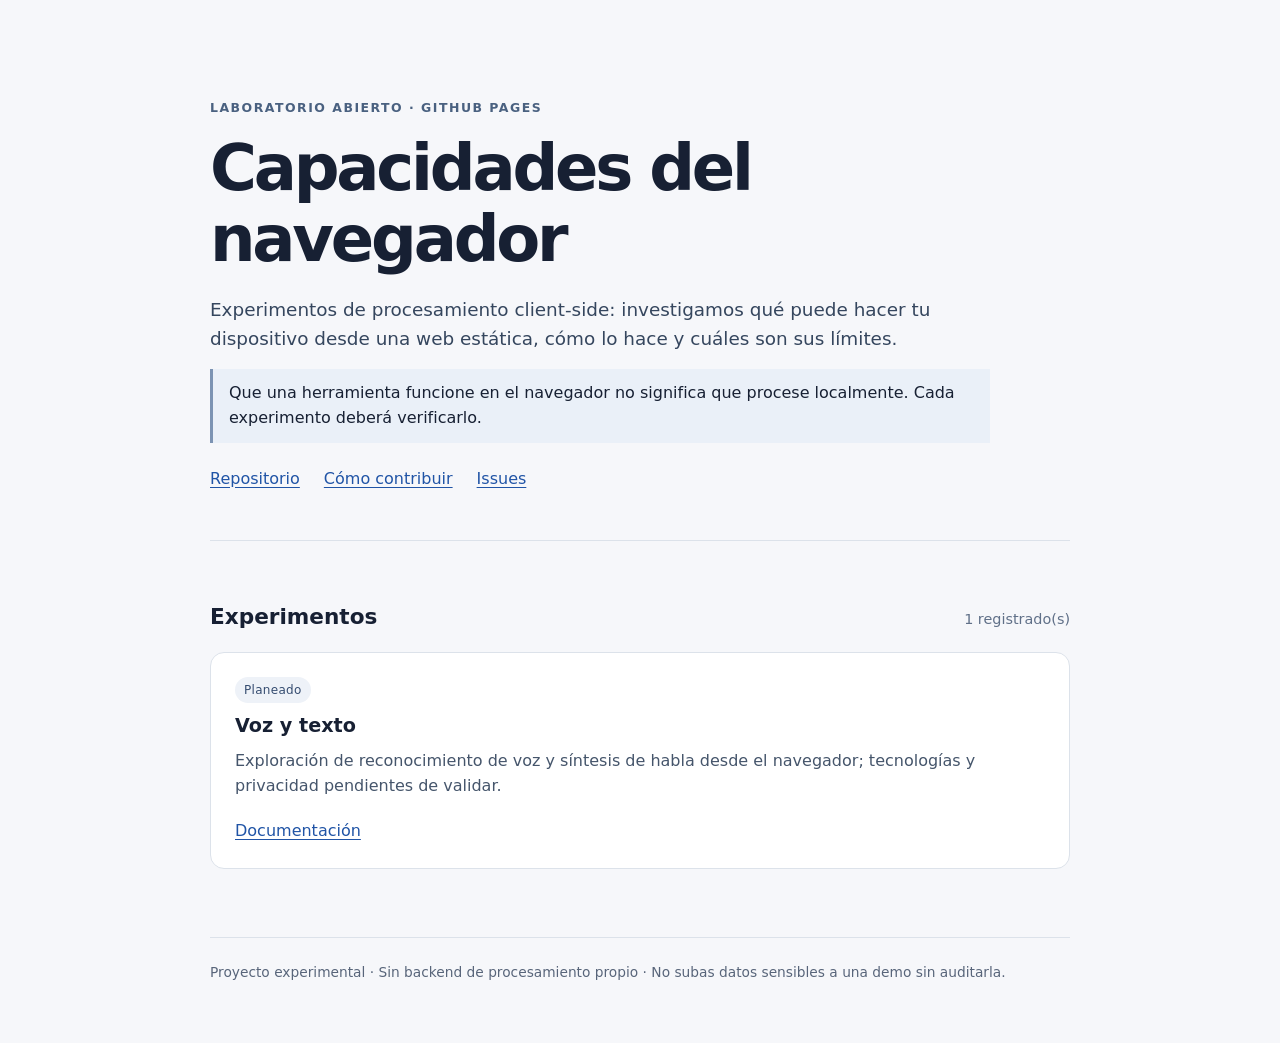
<file: index.html>
<!doctype html>
<html lang="es">
<head>
  <meta charset="utf-8">
  <meta name="viewport" content="width=device-width, initial-scale=1">
  <meta name="description" content="Laboratorio de experimentos de procesamiento client-side en navegadores, sin backend propio.">
  <title>Laboratorio · Client-side processing</title>
  <link rel="stylesheet" href="./styles.css">
  <script src="./app.js" defer></script>
</head>
<body>
  <main class="container">
    <header>
      <p class="eyebrow">Laboratorio abierto · GitHub Pages</p>
      <h1>Capacidades del navegador</h1>
      <p class="lead">Experimentos de procesamiento client-side: investigamos qué puede hacer tu dispositivo desde una web estática, cómo lo hace y cuáles son sus límites.</p>
      <p class="note">Que una herramienta funcione en el navegador no significa que procese localmente. Cada experimento deberá verificarlo.</p>
      <nav aria-label="Recursos"><a href="https://github.com/fran1599/laboratorio-client-side-processing">Repositorio</a><a href="https://github.com/fran1599/laboratorio-client-side-processing/blob/main/docs/CONTRIBUTING.md">Cómo contribuir</a><a href="https://github.com/fran1599/laboratorio-client-side-processing/issues">Issues</a></nav>
    </header>
    <section aria-labelledby="catalogo">
      <div class="section-heading"><h2 id="catalogo">Experimentos</h2><span id="count" aria-live="polite"></span></div>
      <div id="experiments" class="cards" aria-live="polite"><p>Cargando catálogo…</p></div>
    </section>
    <footer>Proyecto experimental · Sin backend de procesamiento propio · No subas datos sensibles a una demo sin auditarla.</footer>
  </main>
</body>
</html>
</file>
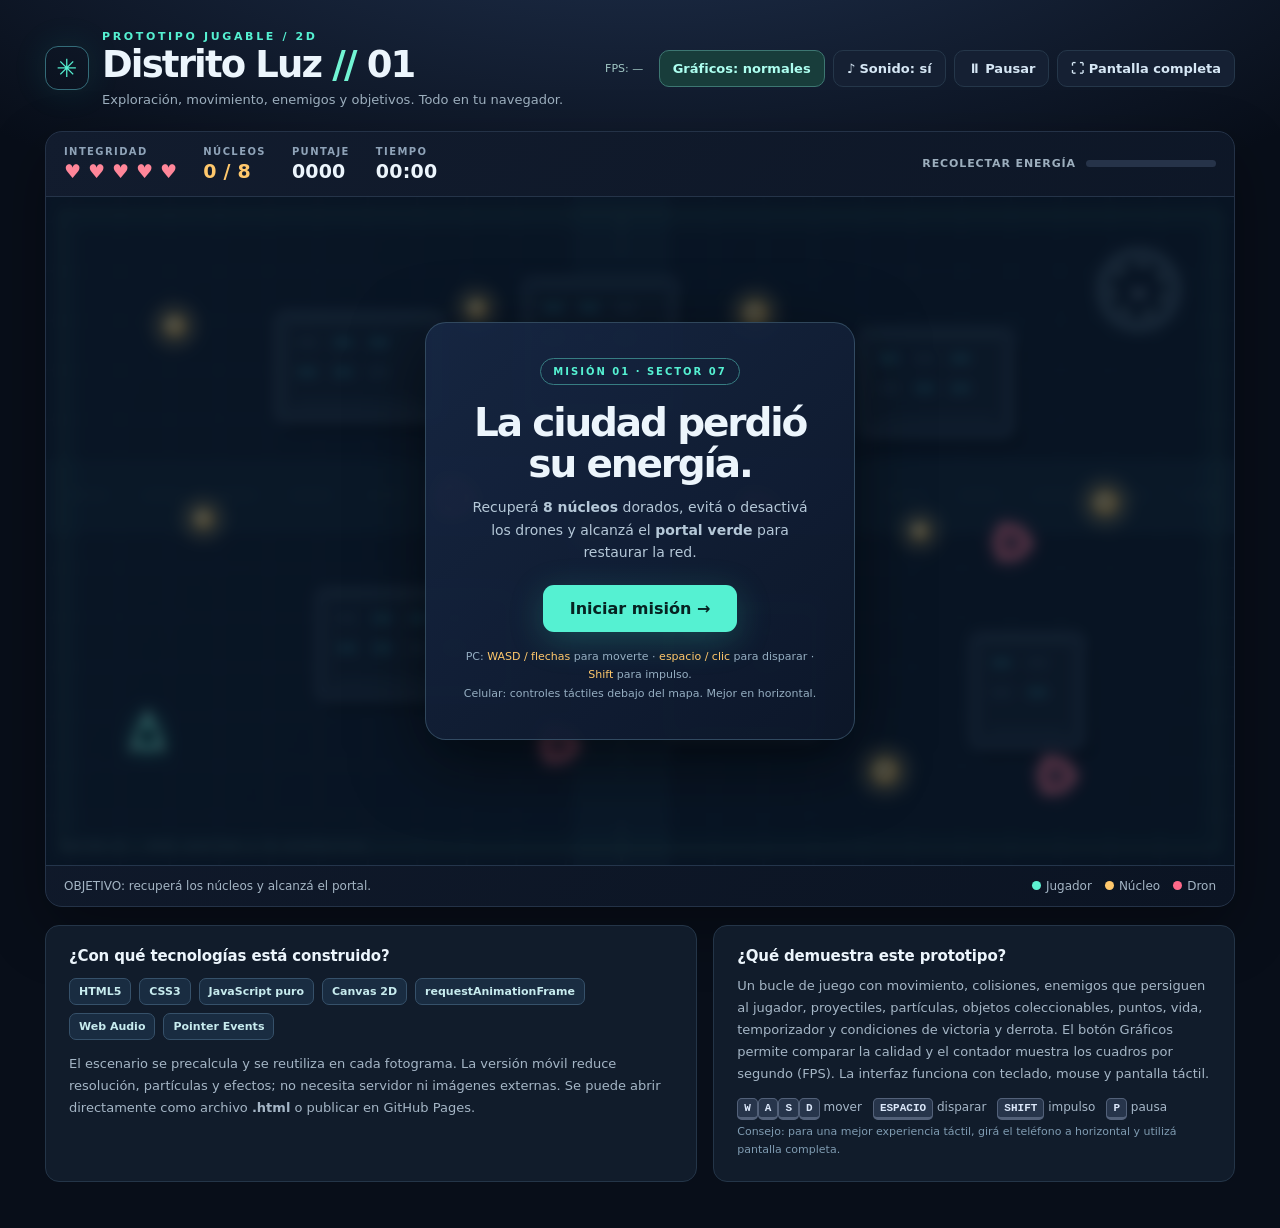
<file: experiments/distrito-luz/index.html>
<!doctype html>
<html lang="es">
<head>
  <meta charset="utf-8">
  <meta name="viewport" content="width=device-width, initial-scale=1, viewport-fit=cover">
  <meta name="theme-color" content="#0b111f">
  <meta name="version" content="2.0-movil-optimizada">
  <meta name="description" content="Distrito Luz: un minijuego 2D gratuito, sin librerías ni instalaciones. HTML, CSS y JavaScript Canvas.">
  <title>Distrito Luz · Versión 2 móvil optimizada</title>
  <style>
    :root { color-scheme:dark; --bg:#080e19; --surface:#111b2b; --surface2:#152238; --line:#25374a; --text:#ecf5fc; --muted:#9caebd; --aqua:#55f1d2; --blue:#78a5ff; --gold:#ffc86c; --red:#ff718f; font-family: system-ui, -apple-system, "Segoe UI", sans-serif; }
    *{box-sizing:border-box} body{margin:0;min-height:100dvh;background:radial-gradient(ellipse 90% 45% at 50% -15%,#233656 0,transparent 80%),var(--bg);color:var(--text)}
    button{font:inherit;cursor:pointer} button:focus-visible{outline:3px solid var(--aqua);outline-offset:3px}
    .page{width:min(1190px,100% - 36px);margin:0 auto;padding:30px 0 46px}
    .header{display:flex;align-items:center;justify-content:space-between;gap:20px;margin-bottom:24px;flex-wrap:wrap}
    .brand{display:flex;gap:13px;align-items:center}.symbol{height:44px;width:44px;display:grid;place-items:center;border:1px solid #346c79;border-radius:13px;color:var(--aqua);box-shadow:0 0 36px #24d8c21c; font-size:25px;font-weight:800}
    .eyebrow{font-size:11px;letter-spacing:.24em;color:var(--aqua);font-weight:800;text-transform:uppercase}.title{font-size:clamp(24px,3vw,37px);font-weight:840;letter-spacing:-.05em;line-height:1.05;margin:3px 0 0}.sub{font-size:13px;color:var(--muted);margin:7px 0 0}
    .header-right{display:flex;gap:8px;align-items:center;flex-wrap:wrap}.fps-indicator{font-size:11px;font-variant-numeric:tabular-nums;color:#a1c7c4;min-width:53px;text-align:center} .quality-button{border-color:#3d7772!important;background:#183d3b!important;color:#adfff0!important}.tiny-button{border:1px solid var(--line);background:#152033;color:#d6e7f5;border-radius:10px;padding:10px 13px;font-size:13px;font-weight:650}.tiny-button:hover{background:#20334c}
    .panel{border:1px solid #243247;border-radius:17px;background:linear-gradient(135deg,#121c2e,#0b1423);overflow:hidden;box-shadow:0 22px 60px #0005}
    .hud{display:flex;align-items:center;gap:18px;justify-content:space-between;padding:14px 18px;flex-wrap:wrap;border-bottom:1px solid #253449}
    .hud-main{display:flex;gap:26px;align-items:center;flex-wrap:wrap}.metric .m-label{display:block;color:#8fa3b8;font-size:10px;text-transform:uppercase;letter-spacing:.14em;font-weight:800}.metric .m-value{display:block;margin-top:3px;font-size:19px;font-weight:800;letter-spacing:.01em;font-variant-numeric:tabular-nums}
    .health{color:#ff8699;letter-spacing:2px}.energy{color:var(--gold)}.hud-right{display:flex;align-items:center;gap:10px;font-size:11px;color:var(--muted);font-weight:750;text-transform:uppercase;letter-spacing:.08em}
    .progress{height:7px;width:130px;border-radius:100px;background:#263349;overflow:hidden}.progress>i{display:block;height:100%;width:0;background:linear-gradient(90deg,#45dac7,#d2ffe8);border-radius:100px;transition:width .2s}
    .stage{position:relative;aspect-ratio:16/9;overflow:hidden;background:#0c1a2a;touch-action:none;isolation:isolate}.stage canvas{display:block;width:100%;height:100%;touch-action:none}
    .corner-tag{position:absolute;bottom:13px;left:16px;pointer-events:none;color:#a5bed38c;font:10px ui-monospace,monospace;letter-spacing:.12em}
    .overlay{position:absolute;inset:0;z-index:4;display:grid;place-items:center;background:#071221b8;backdrop-filter:blur(6px);padding:15px}.overlay.hidden{display:none}
    .dialog{text-align:center;background:linear-gradient(140deg,#172844ef,#0d182aef);border:1px solid #446277a3;border-radius:21px;padding:clamp(20px,4vw,35px);width:min(430px,100%);box-shadow:0 20px 70px #0008}
    .dialog .badge{display:inline-block;font-size:10px;letter-spacing:.2em;text-transform:uppercase;color:var(--aqua);border:1px solid #377d82;border-radius:100px;padding:7px 12px;font-weight:800}
    .dialog h2{font-size:clamp(26px,3.4vw,39px);line-height:1.04;letter-spacing:-.055em;margin:18px 0 12px}.dialog p{font-size:14px;line-height:1.6;color:#b5c8d8;margin:0 auto 21px;max-width:340px}
    .primary{display:inline-flex;align-items:center;justify-content:center;border:0;background:var(--aqua);color:#062322;font-weight:850;border-radius:11px;padding:14px 27px;min-height:47px;box-shadow:0 8px 35px #38e9c337}.primary:hover{background:#abffe9}
    .dialog-small{display:block;margin-top:16px;color:#95aec2;font-size:11px;line-height:1.7}.hint{color:var(--gold)}
    .toast{position:absolute;top:17px;left:50%;transform:translateX(-50%);background:#11283cdd;color:#d7fff4;border:1px solid #4c9b9b;border-radius:10px;padding:8px 13px;max-width:calc(100% - 30px);font-size:12px;font-weight:750;pointer-events:none;opacity:0;transition:opacity .15s;white-space:nowrap;z-index:3}.toast.visible{opacity:1}
    .game-footer{display:flex;gap:18px;justify-content:space-between;flex-wrap:wrap;align-items:center;padding:13px 18px;border-top:1px solid #24354b;color:#a4b5c4;font-size:12px}
    .legend{display:flex;align-items:center;gap:13px;flex-wrap:wrap}.dot{width:9px;height:9px;display:inline-block;border-radius:50%;margin-right:5px}.m-turquoise{background:#5df2d2}.m-gold{background:#ffc86c}.m-pink{background:#ff6989}
    .controls{display:none;gap:16px;justify-content:space-between;align-items:center;margin-top:14px;padding:0 5px;touch-action:none;user-select:none}.pad{position:relative;border:1px solid #2e495c;background:radial-gradient(circle,#21374c 0,#132438 70%);width:134px;height:134px;border-radius:50%;touch-action:none;flex-shrink:0;box-shadow:inset 0 0 25px #0005}.pad::after{content:"MOVER";position:absolute;top:-15px;left:39px;color:#94aec0;font-size:9px;letter-spacing:.12em;font-weight:800}
    .stick{position:absolute;top:42px;left:42px;width:50px;height:50px;border-radius:50%;background:#49b7ba;border:2px solid #80ffed;box-shadow:0 0 25px #45ddce44;pointer-events:none;transform:translate(0,0)}
    .actions{display:flex;gap:10px;align-items:center}.action{border:1px solid #63b9b6;background:#184349; color:#dcfff7;min-width:82px;min-height:82px;border-radius:50%;font-size:12px;font-weight:850;touch-action:none;user-select:none;box-shadow:0 0 28px #2ed5bf15}.action.secondary{width:69px;min-width:69px;min-height:69px;background:#2c2e48;border-color:#7775c8;color:#e7dfff;font-size:11px}.action.pressed{transform:scale(.95);filter:brightness(1.3)}
    .section{display:grid;grid-template-columns:1.25fr 1fr;gap:16px;margin-top:18px}.info{background:#111c2b;border:1px solid #243548;border-radius:14px;padding:21px 23px}.info h3{margin:0 0 10px;font-size:15px;letter-spacing:-.01em}.info p{color:#a5b6c6;font-size:13px;line-height:1.7;margin:0}.stack{display:flex;flex-wrap:wrap;gap:8px;margin:13px 0}.chip{border:1px solid #36516a;background:#192c41;border-radius:7px;padding:6px 9px;color:#c7ebee;font-size:11px;font-weight:750}
    kbd{font:650 11px ui-monospace,monospace;border:1px solid #536179;background:#27354b;border-bottom-width:3px;border-radius:5px;padding:3px 6px;color:#dce8fa;white-space:nowrap}.keys{display:flex;flex-wrap:wrap;gap:11px;color:#a6b7c8;font-size:12px;align-items:center}.keys span{white-space:nowrap}
    .note{color:#7f9bb1!important;font-size:11px!important;margin-top:9px!important}
    #gameShell:fullscreen{background:#081320;display:flex;flex-direction:column;align-items:center;justify-content:center;padding:6px 10px;position:relative;overflow:hidden}
    #gameShell:fullscreen .panel{width:min(100%,calc((100dvh - 125px)*16/9))}
    #gameShell:fullscreen .controls{position:absolute;left:3vw;right:3vw;bottom:2vh;z-index:7;display:flex;pointer-events:none}
    #gameShell:fullscreen .pad,#gameShell:fullscreen .actions{pointer-events:auto}
    @media(max-width:720px){.controls{display:flex}.page{width:calc(100% - 20px);padding-top:15px}.header{margin-bottom:15px}.header-right{width:100%;justify-content:flex-end}.sub{font-size:12px}.hud{padding:10px 12px;gap:9px}.hud-main{gap:16px}.metric .m-value{font-size:16px}.hud-right{font-size:9px}.progress{width:75px}.section{grid-template-columns:1fr}.dialog{padding:18px}.dialog h2{margin:12px 0;font-size:25px}.dialog p{font-size:12px;margin-bottom:14px}.dialog-small{font-size:10px;margin-top:12px}.corner-tag{display:none}.game-footer{padding:10px 12px;font-size:10px}.legend{gap:10px}}
    @media(pointer:coarse){.controls{display:flex}.overlay{backdrop-filter:none}.dialog{box-shadow:0 6px 24px #0009}.panel{box-shadow:none}}
    @media(max-width:480px) and (orientation:portrait){.stage{aspect-ratio:16/10}.dialog{max-width:320px}.overlay{padding:8px}.dialog .badge{font-size:9px;padding:4px 9px}.dialog h2{font-size:22px;margin:7px 0}.dialog p{font-size:11px;line-height:1.35;margin-bottom:9px}.dialog-small{display:none}.primary{padding:10px 20px;min-height:38px;font-size:12px}.pad{height:118px;width:118px}.stick{top:37px;left:37px;width:44px;height:44px}.action{min-width:75px;min-height:75px}.action.secondary{min-width:65px;min-height:65px}}
    @media(prefers-reduced-motion:reduce){.progress>i,.toast{transition:none}}
  </style>
</head>
<body>
<main class="page">
  <header class="header">
    <div class="brand"><div class="symbol" aria-hidden="true">✳</div><div><div class="eyebrow">Prototipo jugable / 2D</div><h1 class="title">Distrito Luz <span style="color:#72f5d4">//</span> 01</h1><p class="sub">Exploración, movimiento, enemigos y objetivos. Todo en tu navegador.</p></div></div>
    <div class="header-right"><span id="fpsText" class="fps-indicator" aria-live="off">FPS: —</span><button id="qualityBtn" class="tiny-button quality-button" type="button" title="Cambiar rendimiento">Gráficos: ligeros</button><button id="soundBtn" class="tiny-button" type="button" aria-label="Activar o desactivar sonido">♪ Sonido: sí</button><button id="pauseBtn" class="tiny-button" type="button">⏸ Pausar</button><button id="fullBtn" class="tiny-button" type="button">⛶ Pantalla completa</button></div>
  </header>
  <div id="gameShell" class="game-shell">
  <section class="panel" aria-label="Videojuego Distrito Luz">
    <div class="hud">
      <div class="hud-main">
        <div class="metric"><span class="m-label">Integridad</span><span id="healthText" class="m-value health" aria-live="polite">♥ ♥ ♥ ♥ ♥</span></div>
        <div class="metric"><span class="m-label">Núcleos</span><span id="coresText" class="m-value energy">0 / 8</span></div>
        <div class="metric"><span class="m-label">Puntaje</span><span id="scoreText" class="m-value">0000</span></div>
        <div class="metric"><span class="m-label">Tiempo</span><span id="timeText" class="m-value">00:00</span></div>
      </div>
      <div class="hud-right"><span id="missionText">RECOLECTAR ENERGÍA</span><span class="progress" aria-hidden="true"><i id="missionProgress"></i></span></div>
    </div>
    <div class="stage" id="stage">
      <canvas id="game" width="960" height="540" aria-label="Mapa de Distrito Luz. Usá teclado o controles táctiles para jugar."></canvas>
      <div id="toast" class="toast" aria-live="polite"></div>
      <div class="corner-tag">SECTOR 07 · MODO ADAPTADO A TU DISPOSITIVO</div>
      <div id="overlay" class="overlay"><div class="dialog"><span id="modalBadge" class="badge">MISIÓN 01 · SECTOR 07</span><h2 id="modalTitle">La ciudad perdió su energía.</h2><p id="modalBody">Recuperá <b>8 núcleos</b> dorados, evitá o desactivá los drones y alcanzá el <b>portal verde</b> para restaurar la red.</p><button id="startBtn" class="primary" type="button">Iniciar misión →</button><small id="modalFoot" class="dialog-small">PC: <span class="hint">WASD / flechas</span> para moverte · <span class="hint">espacio / clic</span> para disparar · <span class="hint">Shift</span> para impulso.<br>Celular: controles táctiles debajo del mapa. Mejor en horizontal.</small></div></div>
    </div>
    <div class="game-footer"><span>OBJETIVO: recuperá los núcleos y alcanzá el portal.</span><div class="legend"><span><i class="dot m-turquoise"></i>Jugador</span><span><i class="dot m-gold"></i>Núcleo</span><span><i class="dot m-pink"></i>Dron</span></div></div>
  </section>
  <div class="controls" aria-label="Controles táctiles para jugar"><div id="pad" class="pad" role="group" aria-label="Joystick de movimiento"><div id="stick" class="stick"></div></div><div class="actions"><button id="dashBtn" class="action secondary" type="button">IMPULSO</button><button id="fireBtn" class="action" type="button">DISPARAR</button></div></div>
  </div>
  <section class="section">
    <div class="info"><h3>¿Con qué tecnologías está construido?</h3><div class="stack"><span class="chip">HTML5</span><span class="chip">CSS3</span><span class="chip">JavaScript puro</span><span class="chip">Canvas 2D</span><span class="chip">requestAnimationFrame</span><span class="chip">Web Audio</span><span class="chip">Pointer Events</span></div><p>El escenario se precalcula y se reutiliza en cada fotograma. La versión móvil reduce resolución, partículas y efectos; no necesita servidor ni imágenes externas. Se puede abrir directamente como archivo <b>.html</b> o publicar en GitHub Pages.</p></div>
    <div class="info"><h3>¿Qué demuestra este prototipo?</h3><p>Un bucle de juego con movimiento, colisiones, enemigos que persiguen al jugador, proyectiles, partículas, objetos coleccionables, puntos, vida, temporizador y condiciones de victoria y derrota. El botón Gráficos permite comparar la calidad y el contador muestra los cuadros por segundo (FPS). La interfaz funciona con teclado, mouse y pantalla táctil.</p><div class="keys" style="margin-top:14px"><span><kbd>W</kbd><kbd>A</kbd><kbd>S</kbd><kbd>D</kbd> mover</span><span><kbd>ESPACIO</kbd> disparar</span><span><kbd>SHIFT</kbd> impulso</span><span><kbd>P</kbd> pausa</span></div><p class="note">Consejo: para una mejor experiencia táctil, girá el teléfono a horizontal y utilizá pantalla completa.</p></div>
  </section>
</main>
<script>
(() => {
  'use strict';
  const W = 960, H = 540, TWO_PI = Math.PI * 2;
  const canvas = document.querySelector('#game');
  const displayCtx = canvas.getContext('2d', {alpha:false, desynchronized:true});
  let ctx = displayCtx;
  const mobileDevice = matchMedia('(pointer: coarse)').matches || navigator.maxTouchPoints > 0 || innerWidth < 720;
  let liteMode = mobileDevice;
  let ultraMode = false;
  let staticScene = null;
  let sceneDirty = true;
  let scale = 1;
  const qualityLabel = () => ultraMode ? 'Gráficos: mínimos' : liteMode ? 'Gráficos: ligeros' : 'Gráficos: normales';
  function adjustCanvas(){
    // Antes: 960x540 multiplicado por DPR hasta 2, más de 2 millones de píxeles por fotograma.
    // Ahora: calidad móvil por defecto 720x405, con opción de cambiar manualmente.
    scale = ultraMode ? 0.50 : liteMode ? 0.75 : Math.min(1.5,window.devicePixelRatio||1.25);
    canvas.width = Math.round(W*scale); canvas.height = Math.round(H*scale);
    displayCtx.setTransform(scale,0,0,scale,0,0);
    displayCtx.imageSmoothingEnabled = !liteMode;
    sceneDirty = true;
    if(game)game.draw();
  }
  function getStaticScene(debris){
    if(staticScene && !sceneDirty)return staticScene;
    const layer=document.createElement('canvas'); layer.width=W;layer.height=H;
    const previous=ctx;ctx=layer.getContext('2d', {alpha:false});
    drawGround(0,debris);drawBuildings(0);
    ctx=previous; staticScene=layer;sceneDirty=false;
    return staticScene;
  }
  const el = id => document.getElementById(id);
  const ui = {overlay:el('overlay'),modalBadge:el('modalBadge'),modalTitle:el('modalTitle'),modalBody:el('modalBody'),modalFoot:el('modalFoot'),startBtn:el('startBtn'),health:el('healthText'),cores:el('coresText'),score:el('scoreText'),time:el('timeText'),mission:el('missionText'),progress:el('missionProgress'),toast:el('toast'),pauseBtn:el('pauseBtn'),soundBtn:el('soundBtn'),qualityBtn:el('qualityBtn'),fpsText:el('fpsText'),pad:el('pad'),stick:el('stick'),fireBtn:el('fireBtn'),dashBtn:el('dashBtn')};
  const clamp=(v,a,b)=>Math.max(a,Math.min(b,v));const dist=(a,b)=>Math.hypot(a.x-b.x,a.y-b.y);const rand=(a,b)=>a+Math.random()*(b-a);
  const buildings = [
    {x:186,y:93,w:135,h:88},{x:385,y:65,w:126,h:114},{x:656,y:106,w:126,h:88},
    {x:218,y:316,w:161,h:91},{x:500,y:327,w:126,h:113},{x:747,y:352,w:92,h:94}
  ];
  const corePlaces = [[104,104],[348,90],[573,94],[856,247],[706,270],[440,267],[127,260],[678,464],[882,467],[440,468],[865,100]];
  const input={keys:new Set(),joy:{x:0,y:0},pointer:null,shoot:false};
  let audioCtx=null,soundOn=!mobileDevice,game;
  function beep(freq=440,duration=.06,vol=.045,type='sine',endFreq){
    if(!soundOn)return;
    try{audioCtx=audioCtx||new(window.AudioContext||window.webkitAudioContext)(); if(audioCtx.state==='suspended')audioCtx.resume();let t=audioCtx.currentTime,o=audioCtx.createOscillator(),g=audioCtx.createGain();o.type=type;o.frequency.setValueAtTime(freq,t);if(endFreq)o.frequency.exponentialRampToValueAtTime(endFreq,t+duration);g.gain.setValueAtTime(vol,t);g.gain.exponentialRampToValueAtTime(.0001,t+duration);o.connect(g);g.connect(audioCtx.destination);o.start(t);o.stop(t+duration+.01)}catch(_){/* audio is optional */}
  }
  function rounded(x,y,w,h,r,fill,stroke){ctx.beginPath();ctx.roundRect(x,y,w,h,r);if(fill){ctx.fillStyle=fill;ctx.fill()}if(stroke){ctx.strokeStyle=stroke;ctx.stroke()}}
  function hitRect(c,r,pad=0){let nx=clamp(c.x,r.x-pad,r.x+r.w+pad),ny=clamp(c.y,r.y-pad,r.y+r.h+pad);return (c.x-nx)**2+(c.y-ny)**2<(c.r)**2}
  function isBlocked(x,y,r){if(x<r+15||x>W-r-15||y<r+14||y>H-r-14)return true;return buildings.some(b=>hitRect({x,y,r},b,4))}
  function moveCircle(obj,dx,dy){if(!isBlocked(obj.x+dx,obj.y,obj.r))obj.x+=dx;if(!isBlocked(obj.x,obj.y+dy,obj.r))obj.y+=dy}
  function labelTime(s){let secs=Math.floor(s);return String(Math.floor(secs/60)).padStart(2,'0')+':'+String(secs%60).padStart(2,'0')}
  class Game{
    constructor(){this.state='menu';this.reset(true)}
    reset(menu=false){this.time=0;this.score=0;this.collected=0;this.lastUi=0;this.toastUntil=0;this.portal={x:883,y:75,r:30};this.player={x:82,y:436,r:15,hp:5,maxhp:5,angle:-Math.PI/2,ifram:0,shootCD:0,dashCD:0,dashTime:0,dashX:0,dashY:0};this.enemies=[];this.bullets=[];this.particles=[];this.cores=corePlaces.slice(0,8).map(([x,y],i)=>({x,y,r:13,i,phase:rand(0,TWO_PI)}));this.debris=Array.from({length:75},()=>({x:rand(20,W-20),y:rand(18,H-18),s:rand(1,2.4),a:rand(.05,.2)}));sceneDirty=true;this.spawnTimer=5;this.id=0;[[780,278],[575,254],[414,444],[816,467],[330,242]].forEach(([x,y])=>this.spawnEnemy(x,y));input.keys.clear();input.shoot=false;input.joy={x:0,y:0};this.state=menu?'menu':'running';this.syncUi();}
    spawnEnemy(x,y){if(!isBlocked(x,y,17))this.enemies.push({id:this.id++,x,y,r:16,hp:2,phase:rand(0,10),speed:rand(67,89),stun:0});}
    createSparks(x,y,col,n=12,speed=155){if(liteMode)n=Math.max(1,Math.ceil(n*(ultraMode?.22:.38)));for(let i=0;i<n;i++){let a=rand(0,TWO_PI),v=rand(speed*.2,speed);this.particles.push({x,y,vx:Math.cos(a)*v,vy:Math.sin(a)*v,life:rand(.26,.66),max:0,color:col,r:rand(1.6,4)})}let particleCap=ultraMode?35:liteMode?70:210;if(this.particles.length>particleCap)this.particles.splice(0,this.particles.length-particleCap)}
    notify(msg){ui.toast.textContent=msg;ui.toast.classList.add('visible');this.toastUntil=performance.now()+2100}
    shoot(at){let p=this.player;if(this.state!=='running'||p.shootCD>0)return;p.shootCD=.23;let aim=at;
      if(!aim){let nearest=null,best=Infinity;for(const e of this.enemies){let d=dist(p,e);if(d<best){nearest=e;best=d}}if(nearest&&best<410)aim=nearest;else aim={x:p.x+Math.cos(p.angle)*100,y:p.y+Math.sin(p.angle)*100}}
      let a=Math.atan2(aim.y-p.y,aim.x-p.x);p.angle=a;let x=p.x+Math.cos(a)*21,y=p.y+Math.sin(a)*21;this.bullets.push({x,y,px:x,py:y,vx:Math.cos(a)*670,vy:Math.sin(a)*670,r:5,life:.9});this.createSparks(x,y,'#67eff0',3,85);beep(500,.055,.025,'square',230);
    }
    dash(){let p=this.player;if(this.state!=='running'||p.dashCD>0)return;let m=this.getMove(),a=Math.atan2(m.y,m.x);if(m.x===0&&m.y===0)a=p.angle; p.dashX=Math.cos(a);p.dashY=Math.sin(a);p.dashTime=.17;p.dashCD=2.7;p.ifram=Math.max(p.ifram,.27);this.createSparks(p.x,p.y,'#6cf6df',15);beep(240,.14,.08,'sawtooth',600);}
    getMove(){let x=input.joy.x,y=input.joy.y;if(input.keys.has('KeyA')||input.keys.has('ArrowLeft'))x-=1;if(input.keys.has('KeyD')||input.keys.has('ArrowRight'))x+=1;if(input.keys.has('KeyW')||input.keys.has('ArrowUp'))y-=1;if(input.keys.has('KeyS')||input.keys.has('ArrowDown'))y+=1;let m=Math.hypot(x,y);return m>1?{x:x/m,y:y/m}:{x,y}}
    update(dt){if(this.state!=='running')return;this.time+=dt;const p=this.player;p.ifram=Math.max(0,p.ifram-dt);p.shootCD=Math.max(0,p.shootCD-dt);p.dashCD=Math.max(0,p.dashCD-dt);p.dashTime=Math.max(0,p.dashTime-dt);
      let m=this.getMove();if(p.dashTime>0){moveCircle(p,p.dashX*720*dt,p.dashY*720*dt);if(Math.random()<.8)this.createSparks(p.x,p.y,'#57e9cc',2,65)}else{moveCircle(p,m.x*207*dt,m.y*207*dt);if(m.x||m.y)p.angle=Math.atan2(m.y,m.x)}
      if(input.shoot)this.shoot(null);
      for(let i=this.cores.length-1;i>=0;i--){let c=this.cores[i];if(dist(p,c)<p.r+c.r+2){this.cores.splice(i,1);this.collected++;this.score+=150;this.createSparks(c.x,c.y,'#ffdc80',22,210);beep(760,.12,.07,'sine',1160);if(this.collected===8){this.notify('¡PORTAL ACTIVADO! Dirigite al noreste.');beep(920,.25,.07,'sine',1530)}else this.notify('Núcleo recuperado · '+this.collected+' / 8');}}
      if(this.collected>=8&&dist(p,this.portal)<p.r+this.portal.r){this.end(true);return}
      for(let i=this.bullets.length-1;i>=0;i--){const b=this.bullets[i];b.px=b.x;b.py=b.y;b.x+=b.vx*dt;b.y+=b.vy*dt;b.life-=dt;let remove=b.life<=0||isBlocked(b.x,b.y,b.r);if(!remove)for(let j=this.enemies.length-1;j>=0;j--){let e=this.enemies[j];if(dist(b,e)<b.r+e.r){e.hp--;e.stun=.18;this.createSparks(b.x,b.y,'#ff819b',9,140);beep(125,.07,.035,'triangle',72);if(e.hp<=0){this.enemies.splice(j,1);this.score+=100;this.createSparks(e.x,e.y,'#fd6d8e',16);if(Math.random()<.18&&p.hp<5){p.hp++;this.notify('Integridad restaurada +1')}}remove=true;break}}if(remove)this.bullets.splice(i,1)}
      for(const e of this.enemies){e.phase+=dt*3;e.stun=Math.max(0,e.stun-dt);const a=Math.atan2(p.y-e.y,p.x-e.x);if(e.stun<=0){let vx=Math.cos(a)*e.speed*dt,vy=Math.sin(a)*e.speed*dt,bx=e.x,by=e.y;moveCircle(e,vx,vy);if(Math.abs(e.x-bx)<.01&&Math.abs(e.y-by)<.01){let sign=e.id%2?1:-1;moveCircle(e,-Math.sin(a)*sign*e.speed*dt,Math.cos(a)*sign*e.speed*dt)}}if(dist(e,p)<e.r+p.r-3&&p.ifram<=0){p.hp--;p.ifram=1.25;this.createSparks(p.x,p.y,'#ff788f',18,180);beep(200,.3,.09,'sawtooth',70);this.notify('¡Dron detectado! -1 integridad');if(p.hp<=0){this.end(false);return}}}
      this.spawnTimer-=dt;if(this.spawnTimer<=0&&this.enemies.length<9){this.spawnTimer=rand(5.5,8);let options=[[889,274],[55,75],[905,488],[580,255],[330,248],[82,230],[684,458]];options.sort(()=>Math.random()-.5);for(const [x,y] of options){if(Math.hypot(x-p.x,y-p.y)>235&&!isBlocked(x,y,18)){this.spawnEnemy(x,y);break}}}
      for(let i=this.particles.length-1;i>=0;i--){const f=this.particles[i];if(!f.max)f.max=f.life;f.life-=dt;f.x+=f.vx*dt;f.y+=f.vy*dt;f.vx*=Math.max(0,1-dt*2.5);f.vy*=Math.max(0,1-dt*2.5);if(f.life<=0)this.particles.splice(i,1)}
      if(performance.now()>this.toastUntil)ui.toast.classList.remove('visible');if(this.time-this.lastUi>(liteMode?.24:.11)){this.lastUi=this.time;this.syncUi()}
    }
    syncUi(){ui.health.textContent=Array.from({length:5},(_,i)=>i<this.player.hp?'♥':'♡').join(' ');ui.cores.textContent=`${this.collected} / 8`;ui.score.textContent=String(this.score).padStart(4,'0');ui.time.textContent=labelTime(this.time);ui.mission.textContent=this.collected>=8?'PORTAL DESBLOQUEADO':'RECOLECTAR ENERGÍA';ui.progress.style.width=(this.collected/8*100)+'%';ui.pauseBtn.textContent=this.state==='paused'?'▶ Reanudar':'⏸ Pausar';}
    end(won){this.state=won?'won':'lost';this.syncUi();showOverlay(won?'RED RESTAURADA':'MISIÓN FALLIDA',won?'¡Distrito iluminado!':'Se perdió la señal.',won?`Recuperaste los 8 núcleos en <b>${labelTime(this.time)}</b> y sumaste <b>${this.score} puntos</b>.`: `Conseguiste <b>${this.collected} de 8 núcleos</b> y <b>${this.score} puntos</b>. Volvé a intentarlo y usá el impulso para escapar.`, 'Volver a jugar →',won?'¡Misión cumplida!':'Intentá otra estrategia.');beep(won?750:230,.4,.09,'sine',won?1330:90)}
    draw(){
      let t=performance.now()/1000;
      // El escenario es estático: se dibuja una vez en memoria, no 30/60 veces por segundo.
      displayCtx.drawImage(getStaticScene(this.debris),0,0,W,H);
      drawPortal(this.portal,this.collected>=8,t);for(const c of this.cores)drawCore(c,t);for(const b of this.bullets)drawBullet(b);for(const e of this.enemies)drawEnemy(e,t);drawPlayer(this.player,t);for(const f of this.particles){ctx.globalAlpha=Math.max(0,f.life/f.max);ctx.fillStyle=f.color;ctx.beginPath();ctx.arc(f.x,f.y,f.r,0,TWO_PI);ctx.fill()}ctx.globalAlpha=1;if(this.state==='paused')return;
    }
  }
  function drawGround(t,debris){let grad=ctx.createLinearGradient(0,0,W,H);grad.addColorStop(0,'#101f33');grad.addColorStop(1,'#0b192a');ctx.fillStyle=grad;ctx.fillRect(0,0,W,H);ctx.strokeStyle='#1d3244';ctx.lineWidth=.8;ctx.beginPath();for(let x=20;x<W;x+=40){ctx.moveTo(x,0);ctx.lineTo(x,H)}for(let y=20;y<H;y+=40){ctx.moveTo(0,y);ctx.lineTo(W,y)}ctx.stroke();
    ctx.fillStyle='#13293c';ctx.fillRect(0,212,W,60);ctx.fillRect(426,0,78,H);ctx.fillStyle='#2b4551';for(let x=19;x<W;x+=60)ctx.fillRect(x,240,30,2);for(let y=12;y<H;y+=70)ctx.fillRect(464,y,2,35);
    for(const d of debris){ctx.globalAlpha=d.a;ctx.fillStyle='#9ac5d1';ctx.fillRect(d.x,d.y,d.s,d.s)}ctx.globalAlpha=1;ctx.strokeStyle='#3a705e88';ctx.lineWidth=3;ctx.strokeRect(12,12,W-24,H-24);
    for(let j=0;j<3;j++){ctx.strokeStyle='rgba(69,223,199,'+(.055+.035*Math.sin(t*2+j))+')';ctx.strokeRect(14+j*5,14+j*5,W-28-j*10,H-28-j*10)}
  }
  function drawBuildings(t){buildings.forEach((b,i)=>{ctx.fillStyle='#050d18a8';rounded(b.x+7,b.y+10,b.w,b.h,9,ctx.fillStyle);rounded(b.x,b.y,b.w,b.h,8,'#22344a','#40556a');rounded(b.x+8,b.y+8,b.w-16,b.h-16,4,'#18283b','#30455a');ctx.strokeStyle='#335369';ctx.lineWidth=2;ctx.beginPath();ctx.moveTo(b.x+16,b.y+b.h-15);ctx.lineTo(b.x+b.w-16,b.y+b.h-15);ctx.stroke();let count=Math.floor((b.w-28)/29);for(let n=0;n<count;n++)for(let row=0;row<2;row++){let on=(n+row+i)%3!==0;ctx.fillStyle=on?('#2e8095'+(Math.sin(t+n*2+i)>.97?'db':'8a')):'#263d52';ctx.fillRect(b.x+17+n*29,b.y+20+row*24,16,9)}ctx.fillStyle='#80f3d9';ctx.globalAlpha=.15;ctx.fillRect(b.x+10,b.y+5,b.w-20,2);ctx.globalAlpha=1})}
  function drawPortal(portal,active,t){let {x,y,r}=portal;ctx.save();ctx.translate(x,y);ctx.shadowBlur=liteMode?0:(active?28:11);ctx.shadowColor=active?'#55f6d7':'#537288';ctx.lineWidth=5;ctx.strokeStyle=active?'#5af9d6':'#526d82';ctx.beginPath();ctx.arc(0,0,r,0,TWO_PI);ctx.stroke();ctx.shadowBlur=0;ctx.rotate(t*(active?.5:.15));ctx.strokeStyle=active?'#a5ffe2':'#7b99a6';ctx.lineWidth=3;ctx.setLineDash([12,7]);ctx.beginPath();ctx.arc(0,0,r-9,0,TWO_PI);ctx.stroke();ctx.setLineDash([]);if(active){let grad=ctx.createRadialGradient(0,0,1,0,0,r-6);grad.addColorStop(0,'#62ffd755');grad.addColorStop(1,'#62ffd700');ctx.fillStyle=grad;ctx.beginPath();ctx.arc(0,0,r-6,0,TWO_PI);ctx.fill()}else{ctx.strokeStyle='#6b8096';ctx.lineWidth=3;ctx.beginPath();ctx.moveTo(-7,-3);ctx.lineTo(7,9);ctx.moveTo(7,-3);ctx.lineTo(-7,9);ctx.stroke()}ctx.restore()}
  function drawCore(c,t){let pulse=Math.sin(t*3+c.phase),r=10+pulse*1.7;ctx.save();ctx.translate(c.x,c.y);ctx.shadowColor='#ffd76f';ctx.shadowBlur=liteMode?0:(18);ctx.fillStyle='#ffcf6b';ctx.beginPath();ctx.arc(0,0,r,0,TWO_PI);ctx.fill();ctx.shadowBlur=0;ctx.fillStyle='#fff0b5';ctx.beginPath();ctx.arc(-2,-2,4.5,0,TWO_PI);ctx.fill();ctx.strokeStyle='#ffe5a777';ctx.lineWidth=2;ctx.beginPath();ctx.arc(0,0,17+pulse*2,0,TWO_PI);ctx.stroke();ctx.restore()}
  function drawPlayer(p,t){ctx.save();ctx.translate(p.x,p.y);if(p.ifram>0&&Math.floor(t*12)%2===0)ctx.globalAlpha=.48;ctx.fillStyle='#031b27a0';ctx.beginPath();ctx.ellipse(3,7,19,12,0,0,TWO_PI);ctx.fill();ctx.rotate(p.angle+Math.PI/2);ctx.shadowColor='#5bffe0';ctx.shadowBlur=liteMode?0:(p.dashTime>0?33:14);ctx.fillStyle='#52e5cc';ctx.strokeStyle='#b8fff4';ctx.lineWidth=2;ctx.beginPath();ctx.moveTo(0,-20);ctx.lineTo(13,11);ctx.lineTo(6,7);ctx.lineTo(0,11);ctx.lineTo(-6,7);ctx.lineTo(-13,11);ctx.closePath();ctx.fill();ctx.stroke();ctx.shadowBlur=0;ctx.fillStyle='#063b40';ctx.beginPath();ctx.arc(0,0,6,0,TWO_PI);ctx.fill();ctx.restore()}
  function drawEnemy(e,t){ctx.save();ctx.translate(e.x,e.y+Math.sin(t*3+e.phase)*1.5);ctx.shadowColor='#ff6586';ctx.shadowBlur=liteMode?0:(11);ctx.fillStyle=e.stun?'#ffcad2':'#fc718e';ctx.strokeStyle='#ffb5c5';ctx.lineWidth=1.5;ctx.beginPath();for(let n=0;n<6;n++){let a=TWO_PI*n/6+t*.65;let r=n%2?14:17;let x=Math.cos(a)*r,y=Math.sin(a)*r;if(n===0)ctx.moveTo(x,y);else ctx.lineTo(x,y)}ctx.closePath();ctx.fill();ctx.stroke();ctx.shadowBlur=0;ctx.fillStyle='#391d38';ctx.beginPath();ctx.arc(0,0,6,0,TWO_PI);ctx.fill();ctx.fillStyle='#ffd9dd';ctx.fillRect(-3,-2,6,3);if(e.hp===1){ctx.fillStyle='#0e1b2b';ctx.fillRect(-14,-24,28,3);ctx.fillStyle='#ffb4c3';ctx.fillRect(-14,-24,14,3)}ctx.restore()}
  function drawBullet(b){ctx.strokeStyle='#68f7ec90';ctx.lineWidth=3;ctx.beginPath();ctx.moveTo(b.px,b.py);ctx.lineTo(b.x,b.y);ctx.stroke();ctx.fillStyle='#d1ffff';ctx.shadowColor='#81ffff';ctx.shadowBlur=liteMode?0:(13);ctx.beginPath();ctx.arc(b.x,b.y,b.r,0,TWO_PI);ctx.fill();ctx.shadowBlur=0}
  function showOverlay(badge,title,body,button,foot){ui.modalBadge.textContent=badge;ui.modalTitle.textContent=title;ui.modalBody.innerHTML=body;ui.startBtn.textContent=button;ui.modalFoot.textContent=foot;ui.overlay.classList.remove('hidden')}
  function hideOverlay(){ui.overlay.classList.add('hidden')}
  function startGame(){game.reset(false);hideOverlay();game.notify('¡Recuperá los ocho núcleos!');beep(480,.11,.065,'sine',880)}
  function togglePause(){if(game.state==='running'){game.state='paused';showOverlay('PAUSA','Misión en pausa.','La energía seguirá donde la dejaste.','Reanudar →','Atajo: tecla P');}else if(game.state==='paused'){game.state='running';hideOverlay()}game.syncUi()}
  ui.soundBtn.textContent=soundOn?'♪ Sonido: sí':'♪ Sonido: no';
  ui.qualityBtn.textContent=qualityLabel();
  ui.qualityBtn.addEventListener('click',()=>{if(ultraMode){ultraMode=false;liteMode=false;}else if(liteMode){ultraMode=true;}else{liteMode=true;}ui.qualityBtn.textContent=qualityLabel();ui.fpsText.textContent='FPS: —';adjustCanvas();});
  ui.startBtn.addEventListener('click',()=>{if(game.state==='paused')togglePause();else startGame()});
  ui.pauseBtn.addEventListener('click',togglePause);
  ui.soundBtn.addEventListener('click',()=>{soundOn=!soundOn;ui.soundBtn.textContent=soundOn?'♪ Sonido: sí':'♪ Sonido: no';if(soundOn)beep(650)});
  el('fullBtn').addEventListener('click',async()=>{try{if(document.fullscreenElement){await document.exitFullscreen()}else{await el('gameShell').requestFullscreen();try{await screen.orientation.lock('landscape')}catch(_){}}}catch(_){game.notify('Tu navegador no admite pantalla completa aquí.')}});
  document.addEventListener('keydown',e=>{let code=e.code;if(['ArrowLeft','ArrowRight','ArrowUp','ArrowDown','Space'].includes(code))e.preventDefault();if(code==='KeyP'&&!e.repeat){togglePause();return}if(code==='KeyR'&&!e.repeat){startGame();return}if(code==='ShiftLeft'||code==='ShiftRight'){if(!e.repeat)game.dash();return}if(code==='Space'||code==='KeyF'){if(!e.repeat)game.shoot();input.shoot=true;}input.keys.add(code)});
  document.addEventListener('keyup',e=>{input.keys.delete(e.code);if(e.code==='Space'||e.code==='KeyF')input.shoot=false});window.addEventListener('blur',()=>{input.keys.clear();input.shoot=false;if(game.state==='running')togglePause()});
  function canvasPoint(e){const r=canvas.getBoundingClientRect();return{x:(e.clientX-r.left)/r.width*W,y:(e.clientY-r.top)/r.height*H}}
  canvas.addEventListener('pointerdown',e=>{if(game.state!=='running')return;if(e.pointerType==='mouse'){const p=canvasPoint(e);game.shoot(p)}else game.shoot();e.preventDefault()});
  let padPointer=null;function joy(e){let r=ui.pad.getBoundingClientRect(),cx=r.left+r.width/2,cy=r.top+r.height/2,x=e.clientX-cx,y=e.clientY-cy,range=r.width*.34,d=Math.max(1,Math.hypot(x,y)),factor=Math.min(range,d)/d;x*=factor;y*=factor;input.joy={x:x/range,y:y/range};ui.stick.style.transform=`translate(${x}px,${y}px)`}
  ui.pad.addEventListener('pointerdown',e=>{padPointer=e.pointerId;ui.pad.setPointerCapture(e.pointerId);joy(e);e.preventDefault()});ui.pad.addEventListener('pointermove',e=>{if(e.pointerId===padPointer)joy(e)});function stopJoy(e){if(e.pointerId!==padPointer)return;padPointer=null;input.joy={x:0,y:0};ui.stick.style.transform='translate(0,0)'}ui.pad.addEventListener('pointerup',stopJoy);ui.pad.addEventListener('pointercancel',stopJoy);
  function holdButton(node,start,stop){node.addEventListener('pointerdown',e=>{e.preventDefault();node.setPointerCapture(e.pointerId);node.classList.add('pressed');start()});for(const typ of ['pointerup','pointercancel','lostpointercapture'])node.addEventListener(typ,()=>{node.classList.remove('pressed');if(stop)stop()})}
  holdButton(ui.fireBtn,()=>{input.shoot=true;game.shoot()},()=>input.shoot=false);holdButton(ui.dashBtn,()=>game.dash());
  window.addEventListener('resize',()=>{ /* Cambios de orientación: CSS adapta el juego sin reconstruir el canvas. */ });
  game=new Game();adjustCanvas();
  let prev=0,measuredSince=0,measuredFrames=0,previousState='';
  function frame(now){
    requestAnimationFrame(frame);
    const targetGap=ultraMode?1000/24:liteMode?1000/30:1000/60;
    if(prev && now-prev<targetGap-0.8)return;
    const elapsed=prev ? Math.min(.12,(now-prev)/1000):0;
    prev=now;
    if(game.state!=='running'){
      if(previousState!==game.state){game.draw();previousState=game.state;}
      if(ui.fpsText.textContent!=='FPS: —')ui.fpsText.textContent='FPS: —';
      measuredSince=now;measuredFrames=0;
      return;
    }
    previousState='running';
    // Separar simulación de renderizado mantiene movimiento estable a 30 FPS.
    let remaining=elapsed;
    while(remaining>0){const step=Math.min(.025,remaining);game.update(step);remaining-=step;}
    game.draw();
    measuredFrames++;
    if(!measuredSince)measuredSince=now;
    if(now-measuredSince>=1200){
      ui.fpsText.textContent='FPS: '+Math.round(measuredFrames*1000/(now-measuredSince));
      measuredSince=now;measuredFrames=0;
    }
  }
  document.addEventListener('visibilitychange',()=>{
    if(document.hidden){
      input.keys.clear();input.shoot=false;input.joy={x:0,y:0};
      if(game.state==='running')togglePause();
    }
    prev=0;
  });
  requestAnimationFrame(frame);
})();
</script>
</body>
</html>
</file>
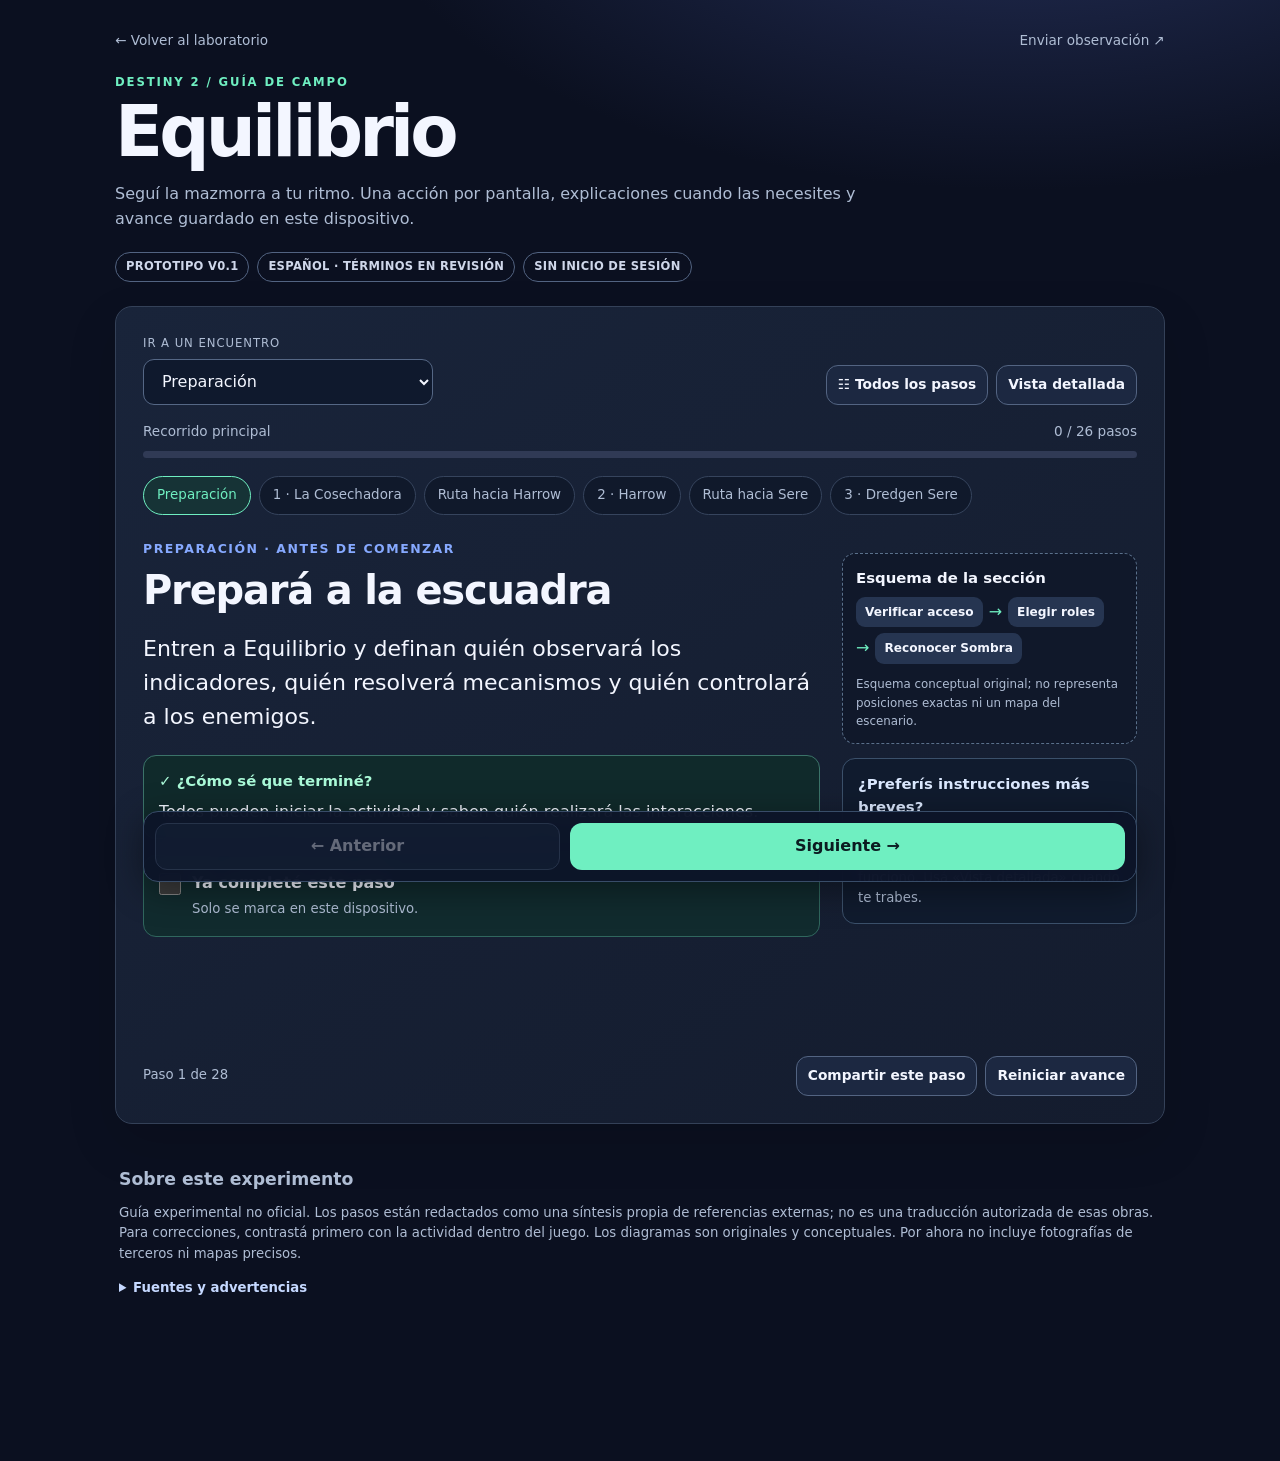
<file: experiments/guia-destiny-2/index.html>
<!doctype html>
<html lang="es">
<head>
<meta charset="utf-8">
<meta name="viewport" content="width=device-width, initial-scale=1">
<meta name="theme-color" content="#101628">
<meta name="description" content="Guía de Equilibrio para Destiny 2: pasos navegables, vista rápida, explicaciones y progreso local.">
<title>Equilibrio · Guía interactiva | Laboratorio</title>
<style>
:root{color-scheme:dark;--bg:#0b1020;--surface:#151d31;--surface2:#1c2841;--ink:#f3f6ff;--muted:#afbdd4;--line:#344158;--accent:#6fefc1;--accent2:#86a9ff;--warn:#ffd79a;--radius:17px}
*{box-sizing:border-box}html{scroll-behavior:smooth}body{margin:0;color:var(--ink);background:radial-gradient(70rem 35rem at 80% -10%,#25305a 0%,transparent 60%),var(--bg);font:16px/1.55 system-ui,-apple-system,"Segoe UI",sans-serif}
button,select{font:inherit}button{cursor:pointer}a{color:#b3c8ff}a:hover{color:#fff}button:focus-visible,select:focus-visible,a:focus-visible,input:focus-visible{outline:3px solid var(--accent);outline-offset:3px}
.skip{position:absolute;top:-100px;left:10px;background:var(--accent);color:#081120;padding:8px;z-index:99}.skip:focus{top:10px}
.layout{width:min(1050px,calc(100% - 28px));margin:auto;padding:20px 0 145px}.top{display:flex;gap:12px;justify-content:space-between;align-items:start;flex-wrap:wrap}.back{font-size:.85rem;text-decoration:none;color:var(--muted)}.eyebrow{text-transform:uppercase;letter-spacing:.16em;color:var(--accent);font-size:.73rem;font-weight:750;margin:22px 0 5px}h1{font-size:clamp(2.3rem,6vw,4.4rem);line-height:1.05;letter-spacing:-.055em;margin:0}.lede{margin:12px 0 20px;color:var(--muted);max-width:780px}.badge{display:inline-flex;align-items:center;gap:5px;font-size:.72rem;font-weight:750;letter-spacing:.025em;text-transform:uppercase;border:1px solid #526381;border-radius:100px;padding:5px 10px;color:#cfd7ea}.badge.optional{border-color:#ab7f3d;color:var(--warn)}.header-badges{display:flex;gap:8px;flex-wrap:wrap}
.panel{background:linear-gradient(145deg,#19243a,#141c2e);border:1px solid var(--line);border-radius:var(--radius);padding:clamp(17px,3vw,27px);box-shadow:0 20px 50px #0002}.toolbar{display:flex;flex-wrap:wrap;align-items:end;gap:12px;justify-content:space-between;margin-bottom:16px}.toolbar label{display:block;font-size:.73rem;text-transform:uppercase;letter-spacing:.08em;color:var(--muted);margin-bottom:7px}select{background:#0f192d;color:var(--ink);border:1px solid #556785;border-radius:11px;padding:11px 14px;min-height:46px;min-width:min(290px,78vw);max-width:100%}
.tools{display:flex;gap:8px;flex-wrap:wrap}.btn{display:inline-flex;justify-content:center;align-items:center;gap:8px;text-align:center;background:var(--surface2);color:var(--ink);border:1px solid #536482;border-radius:12px;padding:10px 14px;min-height:44px;font-weight:650}.btn:hover{background:#283a5b}.btn.primary{background:var(--accent);color:#0b1b21;border-color:transparent}.btn.primary:hover{background:#affcde}.btn:disabled{opacity:.38;cursor:not-allowed}.btn.small{font-size:.86rem;min-height:40px;padding:7px 11px}
.progress-title{display:flex;align-items:center;justify-content:space-between;color:var(--muted);font-size:.85rem;gap:12px}.progress{height:7px;border-radius:10px;background:#303a55;overflow:hidden;margin:9px 0 18px}.progress>div{height:100%;width:0;background:linear-gradient(90deg,var(--accent2),var(--accent));border-radius:10px;transition:width .2s}
.chapters{display:flex;gap:8px;overflow-x:auto;padding:0 0 8px;margin:0 0 16px;scrollbar-width:thin}.chapter{flex:none;background:#10192b;color:var(--muted);border:1px solid #36445d;border-radius:100px;padding:8px 13px;font-size:.84rem;white-space:nowrap}.chapter.current{border-color:var(--accent);color:var(--accent);background:#163336}
.stage{color:var(--accent2);text-transform:uppercase;font-size:.78rem;font-weight:800;letter-spacing:.12em;margin:0 0 8px}.stephead{display:flex;align-items:start;justify-content:space-between;gap:14px}h2{font-size:clamp(1.6rem,4.5vw,2.5rem);line-height:1.2;letter-spacing:-.03em;margin:0 0 14px}h3{font-size:.93rem;margin:0 0 7px}.instruction{font-size:clamp(1.14rem,2.8vw,1.38rem);line-height:1.55;margin:4px 0 20px}.text-muted{color:var(--muted)}.muted-small{font-size:.83rem;color:var(--muted)}
.callout{border:1px solid #3b506a;border-radius:13px;padding:14px 15px;margin:13px 0;background:#101b2e}.callout.success{border-color:#3b7369;background:#102a2b}.callout.tip{border-color:#806438;background:#30281f}.callout p{margin:0}.callout h3{color:#dce9ff}.callout.success h3{color:#aafad8}.callout.tip h3{color:#ffe6bc}
.diagram{margin:14px 0;border:1px dashed #5a708b;border-radius:13px;padding:13px;background:#10182a}.diagram .nodes{display:flex;flex-wrap:wrap;align-items:center;gap:6px}.node{padding:6px 9px;border-radius:9px;background:#263551;font-size:.76rem;font-weight:700}.arrow{color:var(--accent);font-size:1rem}.diagram figcaption{font-size:.74rem;color:var(--muted);margin-top:11px}
.terms{list-style:none;padding:0;margin:10px 0 0;display:grid;gap:8px}.terms li{display:flex;flex-wrap:wrap;justify-content:space-between;gap:7px;background:#121e33;padding:8px 10px;border-radius:8px;border:1px solid #34425d}.terms small{color:var(--muted)}
.checkrow{display:flex;align-items:start;gap:11px;background:#112b2e;border:1px solid #30675e;border-radius:13px;padding:15px;cursor:pointer;margin:16px 0}.checkrow input{width:22px;height:22px;accent-color:var(--accent);margin:2px 0}.checkrow span{flex:1}.footnav{position:sticky;bottom:10px;margin-top:20px;display:flex;gap:10px;padding:11px;background:#0c1428ed;border:1px solid #384c68;border-radius:15px;box-shadow:0 8px 35px #0006;backdrop-filter:blur(10px)}.footnav .btn{flex:1}.footnav .btn.primary{flex:1.4}
.footer{font-size:.83rem;color:var(--muted);margin-top:27px;padding:18px 4px}.footer h2{font-size:1.08rem;letter-spacing:0;margin-bottom:6px}.footer ul{padding-left:21px}
details{margin-top:12px}summary{cursor:pointer;color:#c5d8ff;font-weight:650}details[open] summary{margin-bottom:12px}
dialog{max-width:min(640px,calc(100vw - 20px));width:100%;max-height:82dvh;overflow:auto;border:1px solid #4c6383;border-radius:17px;background:#111b30;color:var(--ink);padding:20px;box-shadow:0 20px 70px #000a}dialog::backdrop{background:#000b}dialog h2{font-size:1.55rem}.dialog-header{display:flex;justify-content:space-between;align-items:start;gap:10px}.toc-heading{font-size:.79rem;color:var(--accent);text-transform:uppercase;letter-spacing:.08em;font-weight:750;margin:20px 0 8px}.toc-item{display:flex;text-align:left;gap:10px;align-items:center;width:100%;background:transparent;border:1px solid #34435d;padding:10px;color:var(--ink);border-radius:10px;margin:5px 0}.toc-item:hover,.toc-item.active{background:#263653}.toc-item span:first-child{color:var(--accent);min-width:24px}.toc-item small{color:var(--warn)}
.notice{margin-top:10px;font-size:.78rem;color:var(--muted)}#toast{position:fixed;bottom:90px;left:50%;transform:translateX(-50%);z-index:10;background:#ecfff6;color:#102925;border-radius:12px;padding:9px 16px;font-size:.88rem;font-weight:750;box-shadow:0 10px 30px #0007}#toast[hidden]{display:none}
@media(min-width:720px){.content{display:grid;grid-template-columns:minmax(0,1fr) 295px;gap:22px}.aside{grid-column:2;grid-row:1}.main-step{grid-column:1;grid-row:1}.layout{padding-top:30px}.footnav{bottom:18px}}@media(max-width:450px){.layout{width:calc(100% - 16px);padding-top:13px}.panel{padding:15px}.tools .btn{flex:1}.footnav{bottom:5px}.footnav .btn{font-size:.91rem;padding-inline:6px}h1{font-size:2.5rem}}@media(prefers-reduced-motion:reduce){*{scroll-behavior:auto!important;transition:none!important}}

/* Referencias contextuales: recursos propios y enlaces a imágenes externas */
.visual-reference{margin:14px 0 19px;border:1px solid #44617c;border-radius:14px;background:#101c30;padding:14px}
.visual-reference h3{color:#dff7ff;display:flex;align-items:center;gap:8px}
.visual-reference p{font-size:.88rem;color:var(--muted);margin:6px 0 10px}
.visual-reference .visual-actions{display:flex;gap:8px;flex-wrap:wrap;margin-top:12px}
.visual-reference .visual-actions a{border:1px solid #6782a0;border-radius:10px;padding:9px 12px;font-weight:700;font-size:.86rem;text-decoration:none;color:#dbeaff;background:#20324f}
.visual-reference .visual-actions a:hover{background:#304666}
.visual-reference .visual-actions a:focus-visible{outline:3px solid var(--accent);outline-offset:3px}
.visual-reference .visual-chips{display:flex;flex-wrap:wrap;gap:6px}
.visual-reference .visual-chips span{font-size:.77rem;border:1px solid #4b607b;background:#1c2c46;color:#e1ecff;padding:4px 8px;border-radius:8px}
.visual-reference .visual-source{display:block;color:#a8b9cf;font-size:.73rem;margin-top:9px}
.fuse-drawing{width:100%;height:auto;border:1px solid #445978;border-radius:12px;background:#0d1424;margin-top:10px}
@media(max-width:440px){.visual-reference{padding:11px}.visual-reference .visual-actions a{width:100%;text-align:center}}

</style>
</head>
<body>
<a class="skip" href="#principal">Ir al paso actual</a>
<div class="layout">
<header>
  <div class="top"><a class="back" href="../../">← Volver al laboratorio</a><a class="back" href="https://github.com/fran1599/laboratorio-client-side-processing/issues/9" target="_blank" rel="noopener noreferrer">Enviar observación ↗</a></div>
  <p class="eyebrow">Destiny 2 / guía de campo</p>
  <h1>Equilibrio</h1>
  <p class="lede">Seguí la mazmorra a tu ritmo. Una acción por pantalla, explicaciones cuando las necesites y avance guardado en este dispositivo.</p>
  <div class="header-badges"><span class="badge">Prototipo v0.1</span><span class="badge">Español · términos en revisión</span><span class="badge">Sin inicio de sesión</span></div>
</header>
<main id="principal" style="margin-top:24px">
<section class="panel" aria-label="Navegador de guía">
  <div class="toolbar">
    <div><label for="stageSelect">Ir a un encuentro</label><select id="stageSelect"></select></div>
    <div class="tools"><button class="btn small" id="tocOpen" type="button">☷ Todos los pasos</button><button class="btn small" id="modeBtn" type="button" aria-pressed="false">Vista detallada</button></div>
  </div>
  <div class="progress-title"><span id="progressLabel">Progreso</span><span id="progressCount"></span></div>
  <div class="progress" role="progressbar" aria-label="Pasos obligatorios completados" aria-valuemin="0" aria-valuemax="100" aria-valuenow="0" id="progressTrack"><div id="progressFill"></div></div>
  <nav class="chapters" id="chapters" aria-label="Encuentros"></nav>
  <div class="content">
    <article class="main-step" aria-live="polite" aria-atomic="true">
      <p class="stage" id="stageLabel"></p>
      <div class="stephead"><h2 id="stepTitle"></h2><span id="optionalBadge"></span></div>
      <p id="stepAction" class="instruction"></p>
      <div class="callout success"><h3>✓ ¿Cómo sé que terminé?</h3><p id="stepCheck"></p></div>

      <section id="visualReference" class="visual-reference" aria-labelledby="visualTitle" hidden>
        <h3 id="visualTitle">Referencia visual</h3>
        <p id="visualDescription"></p>
        <div id="fuseIllustration" hidden>
          <svg class="fuse-drawing" role="img" aria-label="Esquema aproximado, no a escala: uno de los tres fusibles está entre las puertas inclinadas del medio; los otros dos están a cada lado del pasillo de salida, al otro lado de la bahía." viewBox="0 0 620 350" xmlns="http://www.w3.org/2000/svg">
            <rect x="16" y="18" width="588" height="314" rx="17" fill="#17243a" stroke="#5c7190" stroke-width="2"/>
            <path d="M80 65H530M80 286H530" stroke="#3f5779" stroke-width="2" stroke-dasharray="7 7"/>
            <text x="86" y="45" fill="#bdcde6" font-size="15" font-weight="700">PUERTAS INCLINADAS</text>
            <g fill="#2c3e59" stroke="#6e84a5" stroke-width="2">
              <path d="M76 76 L130 64 L130 111 L76 123Z"/>
              <path d="M76 128 L130 116 L130 163 L76 175Z"/>
              <path d="M76 180 L130 168 L130 215 L76 227Z"/>
              <path d="M76 232 L130 220 L130 267 L76 279Z"/>
            </g>
            <path d="M160 150L220 150L251 170" fill="none" stroke="#7df7d0" stroke-width="2" stroke-dasharray="5 5"/>
            <g fill="#6fffd4" stroke="#e9fffa" stroke-width="3"><circle cx="158" cy="171" r="13"/><circle cx="453" cy="126" r="13"/><circle cx="560" cy="126" r="13"/></g>
            <g fill="#0b1628" font-size="14" font-weight="900" text-anchor="middle"><text x="158" y="176">1</text><text x="453" y="131">2</text><text x="560" y="131">3</text></g>
            <rect x="477" y="151" width="66" height="119" rx="8" fill="#2c415e" stroke="#95a8c7" stroke-width="2"/>
            <path d="M510 254V180M497 193L510 179L523 193" fill="none" stroke="#ffd39c" stroke-width="3" stroke-linecap="round"/>
            <text x="510" y="297" text-anchor="middle" fill="#dbe7f8" font-size="13" font-weight="700">SALIDA</text>
            <path d="M313 320L313 282" stroke="#b3c7e3" stroke-width="2"/>
            <path d="M303 291L313 277L323 291" stroke="#b3c7e3" fill="none" stroke-width="2"/>
            <text x="313" y="308" text-anchor="middle" fill="#b3c7e3" font-size="13">ENTRADA APROX.</text>
            <text x="183" y="247" fill="#a9bad2" font-size="13">El 1 está entre</text><text x="183" y="265" fill="#a9bad2" font-size="13">puertas centrales</text>
            <text x="385" y="84" fill="#a9bad2" font-size="13">2 y 3 flanquean</text><text x="385" y="102" fill="#a9bad2" font-size="13">el pasillo del fondo</text>
          </svg>
          <p class="muted-small">Esquema propio de orientación, NO captura ni plano exacto. Verificá posiciones dentro del juego.</p>
        </div>
        <div class="visual-chips" id="visualChips"></div>
        <div class="visual-actions" id="visualActions"></div>
        <small class="visual-source">Las fotos y mapas de terceros se abren en su página de origen, sin descargarlos ni incorporarlos a este sitio.</small>
      </section>
      <div id="detailBody" hidden>
        <div class="callout"><h3>Explicación</h3><p id="stepDetail"></p></div>
        <div class="callout tip"><h3>Si algo no funciona</h3><p id="stepTip"></p></div>
        <div id="termsBlock" class="callout"><h3>Nombres y equivalencias</h3><ul id="terms" class="terms"></ul><p class="notice">Los nombres marcados como provisionales requieren comprobación en el cliente español de Destiny 2.</p></div>
      </div>
      <label class="checkrow"><input type="checkbox" id="stepDone"><span><strong>Ya completé este paso</strong><br><span class="muted-small">Solo se marca en este dispositivo.</span></span></label>
    </article>
    <aside class="aside">
      <figure class="diagram"><h3>Esquema de la sección</h3><div class="nodes" id="flow"></div><figcaption>Esquema conceptual original; no representa posiciones exactas ni un mapa del escenario.</figcaption></figure>
      <div class="callout"><h3>¿Preferís instrucciones más breves?</h3><p class="muted-small">La vista rápida muestra únicamente qué hacer y cómo comprobar que funcionó. Usá «Vista detallada» cuando te trabes.</p></div>
    </aside>
  </div>
  <nav class="footnav" aria-label="Navegación por pasos"><button class="btn" id="prevBtn" type="button">← Anterior</button><button class="btn primary" id="nextBtn" type="button">Siguiente →</button></nav>
  <div class="tools" style="justify-content:space-between;align-items:center;margin-top:12px">
    <span class="muted-small" id="stepCounter"></span>
    <div class="tools"><button class="btn small" id="shareBtn" type="button">Compartir este paso</button><button class="btn small" id="resetBtn" type="button">Reiniciar avance</button></div>
  </div>
</section>
</main>
<footer class="footer">
<h2>Sobre este experimento</h2>
<p>Guía experimental no oficial. Los pasos están redactados como una síntesis propia de referencias externas; no es una traducción autorizada de esas obras. Para correcciones, contrastá primero con la actividad dentro del juego. Los diagramas son originales y conceptuales. Por ahora no incluye fotografías de terceros ni mapas precisos.</p>
<details><summary>Fuentes y advertencias</summary><ul><li><a href="https://destiny2.vaexil.tv/guides/dungeons/equilibrium" target="_blank" rel="noopener noreferrer">Vaexil — Equilibrium, guía extensa</a></li><li><a href="https://thepsychdr.com/destiny/dungeons/equilibrium" target="_blank" rel="noopener noreferrer">ThePsychDr — guía visual</a></li><li><a href="https://www.shacknews.com/article/147168/how-to-complete-the-equilibrium-dungeon-in-destiny-2" target="_blank" rel="noopener noreferrer">Shacknews — descripción de encuentros</a></li></ul><p>La terminología oficial en español no fue validada de forma exhaustiva. Las mecánicas y la actividad pueden cambiar tras actualizaciones.</p><p>Esta página no usa la API de Bungie, no necesita cuentas ni envía tu progreso a un servidor. El hosting de GitHub Pages recibe las solicitudes normales para cargar la página. Se ha previsto almacenamiento local, pero el funcionamiento sin conexión no se ha comprobado.</p></details>
</footer>
</div>
<dialog id="toc" aria-labelledby="tocTitle"><div class="dialog-header"><div><p class="eyebrow" style="margin:0 0 5px">Índice de la guía</p><h2 id="tocTitle">Elegí dónde seguir</h2></div><button class="btn small" type="button" id="tocClose">Cerrar ✕</button></div><div id="tocList"></div></dialog>
<div id="toast" role="status" hidden></div>
<script type="application/json" id="guide-data">{"stages":[{"id":"preparacion","title":"Preparación","subtitle":"Antes de comenzar","flow":["Verificar acceso","Elegir roles","Reconocer Sombra"]},{"id":"cosechadora","title":"1 · La Cosechadora","subtitle":"Primer encuentro","flow":["Aprendiz carga","Conductor de arco","Ruta en vehículo","Sombra novata","Romper escudos"]},{"id":"ruta-harrow","title":"Ruta hacia Harrow","subtitle":"Plataformas y conductos","flow":["Hangar","Rejillas","Puerta en equipo","Fusibles","Arena"]},{"id":"harrow","title":"2 · Harrow","subtitle":"Segundo encuentro","flow":["Sombra aprendiz","9 paneles","Trampillas","Quitar escudo","Daño"]},{"id":"ruta-sere","title":"Ruta hacia Sere","subtitle":"Nave y plataformas","flow":["Salida","Hangares","Ascensor","Plataformas de Sombra","Arena final"]},{"id":"sere","title":"3 · Dredgen Sere","subtitle":"Jefe final","flow":["Reino material","5 orbes","Reino ascendente","5 sombras","Bobinas","Daño"]}],"steps":[{"id":"p1","stage":0,"title":"Prepará a la escuadra","action":"Entren a Equilibrio y definan quién observará los indicadores, quién resolverá mecanismos y quién controlará a los enemigos.","detail":"La guía está pensada para una escuadra de uno a tres jugadores. De a dos, alternen las funciones de mecánica y control según la situación.","check":"Todos pueden iniciar la actividad y saben quién realizará las interacciones.","tip":"Priorizá armas de control de enemigos y otra opción para daño sostenido a jefes.","optional":false,"terms":[["Equilibrium","Equilibrio"]]},{"id":"p2","stage":0,"title":"Reconocé el poder de Sombra","action":"Buscá los charcos oscuros y el indicador de Sombra. Identificá cómo se selecciona la habilidad de Sombra en tu configuración de controles.","detail":"El progreso alcanza rangos diferentes según el encuentro: Novice, Apprentice y Master. La habilidad de Sombra funciona a corta distancia; no es un disparo de arma.","check":"Podés reconocer el indicador y el control de habilidad alternativa.","tip":"Si no ves el efecto, comprobá que seleccionaste la habilidad de Sombra y no la granada habitual.","optional":false,"terms":[["Gathering Shadow","Acumulación de Sombra (provisional)"],["Shadow Power","Poder de Sombra (provisional)"]]},{"id":"h1","stage":1,"title":"Iniciá el primer encuentro","action":"Acercate a la nave central y activá el encuentro. Eliminá la primera oleada cabal.","detail":"En la zona hay tres conectores cerca de barreras rojas y aprendices inmunes. Las cápsulas de desembarco son peligrosas al caer.","check":"Aparecen los aprendices protegidos y la nave sigue en la arena.","tip":"Mirá el suelo y evitá los puntos donde aterrizan cápsulas.","optional":false,"terms":[["Harvester","Cosechadora (provisional)"]]},{"id":"h2","stage":1,"title":"Abrí una ruta de vehículo","action":"Llevá a un aprendiz inmune cerca de un conector y activá el dispositivo cuando prepare su descarga oscura.","detail":"El ataque del aprendiz debe alcanzar el conductor de arco desplegado. Si impacta, se abre una barrera roja y queda libre la ruta de vehículo.","check":"Una barrera roja desaparece y podés acceder al vehículo.","tip":"Si no se abrió, realineá al aprendiz y esperá su siguiente ataque.","optional":false,"terms":[["Nameless Apprentice","Aprendiz sin nombre (provisional)"]]},{"id":"h3","stage":1,"title":"Acumulá Sombra en el túnel","action":"Tomá el vehículo de la ruta abierta y atravesá los charcos oscuros hasta alcanzar Shadow Novice.","detail":"El túnel aplica un efecto que puede terminar matándote. Encadená los charcos y salí por el extremo del recorrido. Solo es necesario habilitar una ruta.","check":"El indicador muestra el primer rango de Sombra y saliste del túnel.","tip":"No te quedes parado entre charcos.","optional":false,"terms":[["Shadow Novice","Rango novato de Sombra (provisional)"]]},{"id":"h4","stage":1,"title":"Interrumpí al aprendiz","action":"Volvé a la arena. Cuando el aprendiz inmune cargue su ataque, acercate y usá Poder de Sombra.","detail":"Una interrupción correcta rompe la inmunidad y permite dañarlo con armas normales. Necesitás tener el rango de Sombra activo.","check":"El aprendiz deja de ser inmune y puede ser derrotado.","tip":"La habilidad es de corto alcance: acercate cuando veas que comienza a cargar.","optional":false,"terms":[]},{"id":"h5","stage":1,"title":"Terminá las oleadas","action":"Repetí la interrupción contra los aprendices restantes y eliminá los caminantes cabal que llegan con las oleadas.","detail":"Las guías contrastadas describen seis aprendices y nueve caminantes tipo Behemoth. Al completar las oleadas aparece el cofre del encuentro.","check":"La arena termina la fase y aparece un cofre.","tip":"Cuidado con las cápsulas que llegan después de derrotar a cada aprendiz.","optional":false,"terms":[["Behemoth","Behemoth / caminante cabal (nombre localizado pendiente)"]]},{"id":"h6","stage":1,"title":"Subí a la Cosechadora","action":"Recogé la recompensa y usá la interacción de abordaje en la nave.","detail":"Desde aquí comienza una sección de saltos, rejillas rompibles, puertas de grupo y fusibles.","check":"Tu escuadra está dentro del recorrido hacia Harrow.","tip":"Si la interacción no aparece, revisá que el encuentro haya terminado.","optional":false,"terms":[]},{"id":"t1","stage":2,"title":"Encontrá el conducto superior","action":"En el hangar iluminado en rojo, subí por las plataformas colgantes hasta una rejilla rompible.","detail":"Destruí la rejilla, avanzá por el conducto, tomá el primer desvío a la derecha y rompé la rejilla del suelo.","check":"Descendiste al siguiente sector del interior.","tip":"Si te perdés, volvé a la primera plataforma superior y buscá la rejilla.","optional":false,"terms":[]},{"id":"t2","stage":2,"title":"Reuní a todos en la puerta","action":"Seguí hasta la puerta con tres luces y esperá a que llegue toda la escuadra.","detail":"Las luces se vuelven verdes conforme se reúne el grupo. Después avanzá a la izquierda y buscá los pasillos superiores.","check":"Se abre la puerta y podés avanzar.","tip":"Si permanece cerrada, buscá al integrante que quedó atrás.","optional":false,"terms":[]},{"id":"t3","stage":2,"title":"Abrí el hangar con fusibles","action":"En la bahía de carga con puertas inclinadas, dispará a tres fusibles luminosos: uno entre las dos puertas centrales y otros dos al fondo, a ambos lados del pasillo de salida.","detail":"Mirando hacia el conjunto de puertas inclinadas, buscá el fusible entre las dos puertas del medio. Después girá hacia el pasillo del lado opuesto y localizá los otros dos fusibles que lo flanquean. Al destruir los tres se abre el camino del salto exterior. El esquema que aparece debajo solo marca relaciones, no reproduce la geometría del juego.","check":"Destruiste los tres fusibles y se abrió la compuerta que permite cruzar el vacío.","tip":"Si la compuerta no se abre, contá los tres: uno entre puertas inclinadas y dos a los lados del pasillo opuesto.","optional":false,"terms":[["Fuse","Fusible (descripción funcional)"]]},{"id":"t4","stage":2,"title":"Cofre oculto 1","action":"Si querés recoger el primer cofre secreto, investigá el sector superior derecho del hangar con barreras rojas.","detail":"La guía de Vaexil lo sitúa por encima de una torreta, entre naves y cajas. Es opcional: podés continuar sin abrirlo.","check":"Encontraste el cofre o decidiste omitirlo.","tip":"No es una condición para completar el encuentro.","optional":true,"terms":[]},{"id":"r1","stage":3,"title":"Prepará la sala de Harrow","action":"Reunite junto al estandarte, dispará al fusible de la entrada y bajá a la sala del jefe.","detail":"Harrow comienza protegido por un escudo. La fase exige reunir Sombra y resolver paneles en salas exteriores.","check":"Comienza el combate contra Harrow.","tip":"No desperdicies munición pesada mientras está inmune.","optional":false,"terms":[["Harrow","Harrow (nombre propio)"]]},{"id":"r2","stage":3,"title":"Conseguí Shadow Apprentice","action":"Eliminá a los enemigos de las salas laterales y recogé sus charcos hasta alcanzar el rango Aprendiz.","detail":"La habilidad de Sombra se utiliza en los paneles. Conviene ubicar los tres paneles de cada sala antes de activar el primero.","check":"El indicador muestra Shadow Apprentice.","tip":"Si una sala se reinicia, volvé a asegurar el rango y repetí los paneles.","optional":false,"terms":[["Shadow Apprentice","Rango aprendiz de Sombra (provisional)"]]},{"id":"r3","stage":3,"title":"Activá los nueve paneles","action":"Recorré las tres salas exteriores y activá los tres paneles oscuros de cada una.","detail":"La primera activación inicia una ventana temporal. Revisá las luces que indican que la secuencia quedó correcta.","check":"Las tres salas muestran sus tres paneles resueltos.","tip":"Antes de iniciar una sala, localizá visualmente los tres paneles.","optional":false,"terms":[["Taken panel","Panel poseído (provisional)"]]},{"id":"r4","stage":3,"title":"Rompé el escudo de Harrow","action":"Atraé a Harrow hacia las trampillas de arco y abrí cada una disparando a su fusible.","detail":"Las trampillas quitan parte del escudo. Podés combinar la mecánica con Poder de Sombra y los conductores de arco para terminar de vaciarlo.","check":"La barra de escudo de Harrow se vacía.","tip":"Coordiná la ubicación del jefe antes de activar una trampilla.","optional":false,"terms":[]},{"id":"r5","stage":3,"title":"Hacé daño y perseguí a Harrow","action":"Cuando el escudo desaparezca, atacalo. Si escapa por una abertura, seguí el recorrido y derrotalo en la zona final.","detail":"Un conductor preparado puede prolongar la fase de daño. El trayecto de escape requiere saltos y cuidado con enemigos a distancia.","check":"Harrow cae y aparece su recompensa.","tip":"Reservá daño importante para cuando el escudo esté realmente desactivado.","optional":false,"terms":[]},{"id":"u1","stage":4,"title":"Abrí la siguiente salida","action":"Recogé el botín, reuní Sombra y activá el panel que habilita la ruta fuera de la zona de Harrow.","detail":"El recorrido continúa por el exterior y el interior de una nave. Seguí las plataformas que aparecen y los interruptores necesarios.","check":"Entraste al siguiente tramo de la nave.","tip":"Esperá a que termine el movimiento del entorno antes de saltar.","optional":false,"terms":[]},{"id":"u2","stage":4,"title":"Avanzá por hangares y conductos","action":"Atravesá el hangar, buscá la consola de plataformas y seguí hacia el ascensor de tanques.","detail":"En el ascensor, la salida continúa por conductos inferiores. Algunos caminos son callejones sin salida.","check":"Llegaste a la gran cámara de plataformas.","tip":"Si el conducto termina bloqueado, regresá a la intersección.","optional":false,"terms":[]},{"id":"u3","stage":4,"title":"Cofre oculto 2","action":"Si querés el segundo cofre, buscá detrás de las cajas altas de la pared izquierda antes de subir por las plataformas finales.","detail":"Esta ubicación se describe desde la entrada a la gran sala de plataformas de Sombra. El cofre es opcional y no cambia la mecánica del jefe.","check":"Lo encontraste o elegiste continuar.","tip":"Si vas apurado, podés dejarlo para otra partida.","optional":true,"terms":[]},{"id":"u4","stage":4,"title":"Llegá a la arena final","action":"Reuní Sombra, activá el panel que crea la ruta elevada y alcanzá el conducto superior.","detail":"Seguí hasta el área final y eliminá las amenazas previas. Prepará roles y munición antes de iniciar.","check":"La escuadra llega a Dredgen Sere.","tip":"Buscá las plataformas que aparecen al activar el panel.","optional":false,"terms":[]},{"id":"s1","stage":5,"title":"Iniciá a Dredgen Sere","action":"Acercate al jefe y retrocedé para evitar el primer golpe de área.","detail":"En el reino material aparece un temporizador llamado Lure of the Dark. Hay aprendices inmunes, charcos de Sombra y orbes protegidos.","check":"El temporizador aparece y comenzó la fase material.","tip":"Si Sere alza las manos brillantes, disparales para interrumpir el ataque.","optional":false,"terms":[["Lure of the Dark","Señuelo de la Oscuridad (provisional)"]]},{"id":"s2","stage":5,"title":"Conseguí Shadow Master","action":"Eliminá enemigos que dejan charcos y acumulá Sombra hasta alcanzar el rango Maestro.","detail":"Necesitarás este rango para la interacción Compel de las sombras en el otro reino. Controlá el temporizador mientras juntás energía.","check":"El indicador alcanza Shadow Master.","tip":"No esperes a los últimos segundos para buscar los charcos.","optional":false,"terms":[["Shadow Master","Rango maestro de Sombra (provisional)"]]},{"id":"s3","stage":5,"title":"Desbloqueá cinco orbes materiales","action":"Interrumpí a los aprendices protegidos con Poder de Sombra, derrotalos y destruí el orbe que libera cada uno.","detail":"Son cinco orbes de este reino. Romperlos contribuye a extender el tiempo disponible. La escuadra puede pasar al otro reino antes de completarlos todos.","check":"Sabés cuántos orbes materiales se destruyeron.","tip":"Llevá la cuenta de voz alta: material 1 de 5, 2 de 5, etc.","optional":false,"terms":[]},{"id":"s4","stage":5,"title":"Resolvé las cinco sombras ascendentes","action":"En el Reino Ascendente, localizá las cinco sombras de Sere: una central, una elevada y tres en el anillo exterior.","detail":"Podés derrotarlas o usar la interacción Compel con rango Maestro. La opción cambia el balance entre duración y daño permitido en la fase posterior. Los paneles de Sombra permiten alcanzar a la sombra elevada.","check":"Las cinco sombras están resueltas.","tip":"Si no ves la interacción Compel, revisá el rango, la distancia y que estás ante una sombra válida.","optional":false,"terms":[["Blistered Shadow","Sombra abrasada (provisional)"],["Compel","Someter (provisional)"]]},{"id":"s5","stage":5,"title":"Destruí los orbes de ambos reinos","action":"Cada sombra resuelta libera un orbe ascendente. Destruí los cinco y completá cualquier orbe material que falte.","detail":"Cuando se completa un reino, el juego traslada a la escuadra al otro si aún quedan objetivos. El último orbe inicia la fase de daño.","check":"Se destruyeron los diez orbes del ciclo.","tip":"Guardá el último orbe hasta que todos estén listos para causar daño.","optional":false,"terms":[]},{"id":"s6","stage":5,"title":"Retraé las bobinas y dañá al jefe","action":"Antes de romper el último orbe, verificá las bobinas de arco descendidas y retraelas con sus paneles de Sombra.","detail":"Una bobina activa electrifica la zona central. Con todo preparado, rompé el último orbe y dañá a Sere. La fase puede terminar por tiempo o por un límite de salud.","check":"El jefe perdió un tramo de salud o fue derrotado.","tip":"Si vuelve a ser inmune con tiempo restante, puede ser el límite previsto de la fase.","optional":false,"terms":[["Arc coil","Bobina de arco (descripción funcional)"]]},{"id":"s7","stage":5,"title":"Completá Equilibrio","action":"Si Dredgen Sere sigue vivo, repetí los ciclos. Cuando caiga, recogé el cofre final.","detail":"El combate concluye cuando el registro de actividad confirma la victoria. Revisá recompensas y objetivos opcionales que todavía tengas pendientes.","check":"La mazmorra aparece como completada.","tip":"Para una segunda partida podés reiniciar el seguimiento sin borrar el contenido de la guía.","optional":false,"terms":[]}]}</script>
<script>
(function(){
"use strict";
const data=JSON.parse(document.getElementById("guide-data").textContent);
const stages=data.stages,steps=data.steps;
const key="equilibrio-guia-v01", el=id=>document.getElementById(id);
const required=steps.filter(x=>!x.optional);
let state={index:0,done:{},detailed:false};
try{const saved=JSON.parse(localStorage.getItem(key)||"null");if(saved&&typeof saved==="object"){state.index=Number.isInteger(saved.index)?Math.max(0,Math.min(steps.length-1,saved.index)):0;state.done=saved.done&&typeof saved.done==="object"?saved.done:{};state.detailed=!!saved.detailed;}}catch(e){}
const fromHash=decodeURIComponent((location.hash.match(/(?:^#|&)paso=([^&]+)/)||[])[1]||"");
const hashIndex=steps.findIndex(x=>x.id===fromHash);if(hashIndex>=0)state.index=hashIndex;
function persist(){try{localStorage.setItem(key,JSON.stringify(state));}catch(e){}}
function make(tag,text,cls){const n=document.createElement(tag);if(text!=null)n.textContent=text;if(cls)n.className=cls;return n}
let timer=null;function toast(message){el("toast").textContent=message;el("toast").hidden=false;clearTimeout(timer);timer=setTimeout(()=>el("toast").hidden=true,2500);}
function jump(i){state.index=Math.max(0,Math.min(steps.length-1,i));persist();render();window.scrollTo({top:0,behavior:"smooth"});}
function changeMode(){state.detailed=!state.detailed;persist();render();}
function renderChapters(){const nav=el("chapters");nav.replaceChildren();stages.forEach((s,i)=>{const b=make("button",s.title,"chapter"+(i===steps[state.index].stage?" current":""));b.type="button";b.setAttribute("aria-current",i===steps[state.index].stage?"step":"false");b.addEventListener("click",()=>jump(steps.findIndex(x=>x.stage===i)));nav.append(b);});}

const shacknews="https://www.shacknews.com/article/147168/how-to-complete-the-equilibrium-dungeon-in-destiny-2";
const psychdr="https://thepsychdr.com/destiny/dungeons/equilibrium";
const vaexil="https://destiny2.vaexil.tv/guides/dungeons/equilibrium";
const visualRefs={
t1:{label:"Rejilla rompible",desc:"Compará la plataforma colgante y la rejilla elevada antes de disparar.",objects:["Plataforma superior","Rejilla de ventilación"],photo:shacknews,where:"Shacknews: Search for Imperial Intelligence"},
t2:{label:"Puerta con tres luces",desc:"Las tres luces sobre la puerta cambian a verde al reunirse la escuadra.",objects:["3 luces de la puerta","Acceso de grupo"],photo:shacknews,where:"Shacknews: Search for Imperial Intelligence"},
t3:{label:"Los tres fusibles del hangar",desc:"Bahía de carga: 1 fusible entre las dos puertas inclinadas centrales y 2 a los lados del pasillo opuesto. Abajo hay un esquema orientativo y un enlace a una captura auténtica.",objects:["Fusible 1: entre puertas","Fusibles 2 y 3: junto a la salida","Compuerta del hangar"],diagram:"fuses",photo:shacknews,where:"Shacknews: foto del fusible de la bahía"},
t4:{label:"Cofre secreto y barreras",desc:"Buscá el sector alto, encima de las naves, próximo a la torreta. Es un desvío opcional.",objects:["Torreta","Naves del hangar","Plataforma alta"],photo:shacknews,where:"Shacknews: tramo de barreras rojas"},
r1:{label:"Fusible de entrada y arena",desc:"La abertura de acceso se activa disparando al fusible del sector del estandarte.",objects:["Fusible de entrada","Trampilla al piso inferior","Harrow"],photo:shacknews,where:"Shacknews: How to defeat Harrow"},
r2:{label:"Enemigos que sueltan Sombra",desc:"Identificá a los Lackeys (esbirros, nombre localizado pendiente) que dejan charcos oscuros.",objects:["Lackeys","Charcos de Sombra","Medidor de rango"],photo:shacknews,where:"Shacknews: Lackeys del segundo encuentro"},
r3:{label:"Paneles de Oscuridad",desc:"Cada una de las tres salas tiene tres paneles poseídos. Buscá paredes, techos o plataformas elevadas; verificá las luces de la puerta.",objects:["Panel poseído","3 paneles por sala","Luces de confirmación"],photo:shacknews,where:"Shacknews: panel de Darkness y tres luces"},
r4:{label:"Trampillas y conductores de arco",desc:"Compará el fusible del mecanismo con la puerta roja del piso: activá la caída cuando Harrow esté encima.",objects:["Fusible azul","Trampilla roja","Conductor de arco"],photo:shacknews,where:"Shacknews: boss dropping into hatch"},
u1:{label:"Paneles oscuros e interruptores",desc:"Primero se usa Poder de Sombra en el panel; luego se acciona el interruptor. Son mecanismos diferentes.",objects:["Panel oscuro","Palanca junto a compuerta","Interruptores rojos"],photo:shacknews,where:"Shacknews: Harrow panel / lever / switches"},
u2:{label:"Consola y plataformas móviles",desc:"Buscá una consola central para activar las plataformas que cruzan el hangar; luego avanzá al ascensor de tanques.",objects:["Consola central","Plataformas móviles","Ascensor de tanques"],photo:shacknews,where:"Shacknews: Activate Cranes / hangar"},
u3:{label:"Cofre tras las cajas",desc:"El cofre opcional está detrás de las cajas grandes de la pared izquierda de la sala de plataformas.",objects:["Cajas altas","Pared izquierda","Cofre opcional"],guide:vaexil,where:"Vaexil: Traverse Malphas Contemptus"},
u4:{label:"Tubería elevada y panel",desc:"El objetivo es una tubería alta al otro lado de la sala. El panel oscuro queda más arriba, pasando la entrada de la tubería.",objects:["Tubería superior","Panel oscuro","Plataformas temporales"],photo:shacknews,where:"Shacknews: pipe and Darkness panels"},
s1:{label:"Ataque de las manos",desc:"Cuando el jefe brilla en las manos para lanzar el rayo, apuntá a esas manos para interrumpirlo.",objects:["Manos luminosas","Ataque de rayo"],photo:shacknews,where:"Shacknews: Shooting Sere's hands"},
s3:{label:"Orbes del reino material",desc:"Contá cinco orbes vinculados a los aprendices de la arena material.",objects:["5 orbes poseídos","Aprendices protegidos"],photo:shacknews,where:"Shacknews: Taken orbs"},
s4:{label:"Sombras y acceso elevado",desc:"Hay cinco sombras. Una se alcanza mediante plataformas activadas por paneles de Sombra.",objects:["Compel / Someter","Sombra elevada","Plataformas"],photo:shacknews,where:"Shacknews: Compel on Blistered Shadow"},
s5:{label:"Orbes y cambio entre reinos",desc:"Contá los orbes restantes antes de activar el último: esa acción desencadena la fase de daño.",objects:["Orbes del reino material","Orbes del reino ascendente"],photo:shacknews,where:"Shacknews: Taken orbs / DPS phase"},
s6:{label:"Bobinas de arco",desc:"Las bobinas peligrosas se controlan mediante paneles de Sombra; evitá el centro electrificado.",objects:["Bobinas de arco","Paneles de control","Anillo exterior seguro"],photo:shacknews,where:"Shacknews: Darkness panel and Arc pylon"}
};
const stageVisualMaps={0:psychdr,1:psychdr,2:psychdr,3:psychdr,4:psychdr,5:psychdr};
function visualLink(text,url){
  const a=make("a",text);a.href=url;a.target="_blank";a.rel="noopener noreferrer";
  return a;
}
function renderVisual(item){
  const spec=visualRefs[item.id];
  const block=el("visualReference");
  block.hidden=!spec;
  if(!spec)return;
  el("visualTitle").textContent="Referencia visual · "+spec.label;
  el("visualDescription").textContent=spec.desc;
  el("fuseIllustration").hidden=spec.diagram!=="fuses";
  const chips=el("visualChips");chips.replaceChildren();
  for(const part of spec.objects||[])chips.append(make("span",part));
  const actions=el("visualActions");actions.replaceChildren();
  if(spec.photo)actions.append(visualLink("↗ Ver captura en Shacknews",spec.photo));
  if(spec.guide)actions.append(visualLink("↗ Ver recorrido en Vaexil",spec.guide));
  const map=stageVisualMaps[item.stage];
  if(map)actions.append(visualLink("↗ Ver mapas esquemáticos",map));
}

function renderFlow(stage){const n=el("flow");n.replaceChildren();stage.flow.forEach((v,i)=>{if(i)n.append(make("span","→","arrow"));n.append(make("span",v,"node"));});}
function renderTerms(terms){const n=el("terms");n.replaceChildren();for(const entry of terms){const li=make("li");li.append(make("strong",entry[1]));li.append(make("small",entry[0]));n.append(li);}el("termsBlock").hidden=terms.length===0;}
function renderToc(){const n=el("tocList");n.replaceChildren();stages.forEach((s,stageIndex)=>{n.append(make("p",s.title,"toc-heading"));steps.forEach((v,i)=>{if(v.stage!==stageIndex)return;const b=make("button",null,"toc-item"+(state.index===i?" active":""));b.type="button";b.append(make("span",state.done[v.id]?"✓":String(i+1)));b.append(make("span",v.title));if(v.optional)b.append(make("small","Opcional"));b.addEventListener("click",()=>{el("toc").close();jump(i)});n.append(b);});});}
function render(){const item=steps[state.index],stage=stages[item.stage];const completed=required.filter(x=>state.done[x.id]).length;const percent=Math.round(100*completed/required.length);
el("stageSelect").value=String(item.stage);
el("stageLabel").textContent=stage.title+" · "+stage.subtitle;
el("stepTitle").textContent=item.title;
el("stepAction").textContent=item.action;
el("stepCheck").textContent=item.check;
el("stepDetail").textContent=item.detail;
el("stepTip").textContent=item.tip;
el("optionalBadge").replaceChildren();
if(item.optional)el("optionalBadge").append(make("span","Opcional","badge optional"));
el("stepDone").checked=!!state.done[item.id];
el("detailBody").hidden=!state.detailed;
el("modeBtn").textContent=state.detailed?"Vista rápida":"Vista detallada";
el("modeBtn").setAttribute("aria-pressed",String(state.detailed));
renderTerms(item.terms);
renderVisual(item);
el("progressLabel").textContent="Recorrido principal";
el("progressCount").textContent=completed+" / "+required.length+" pasos";
el("progressFill").style.width=percent+"%";
el("progressTrack").setAttribute("aria-valuenow",String(percent));
el("stepCounter").textContent="Paso "+(state.index+1)+" de "+steps.length;
el("prevBtn").disabled=state.index===0;
el("nextBtn").disabled=state.index===steps.length-1;
el("nextBtn").textContent=state.index===steps.length-1?"Fin de la guía":"Siguiente →";
renderChapters();renderFlow(stage);renderToc();
}
stages.forEach((s,i)=>{const option=make("option",s.title);option.value=String(i);el("stageSelect").append(option);});
el("stageSelect").addEventListener("change",e=>jump(steps.findIndex(x=>x.stage===Number(e.target.value))));
el("modeBtn").addEventListener("click",changeMode);
el("stepDone").addEventListener("change",e=>{state.done[steps[state.index].id]=e.target.checked;persist();render();});
el("prevBtn").addEventListener("click",()=>jump(state.index-1));
el("nextBtn").addEventListener("click",()=>jump(state.index+1));
el("tocOpen").addEventListener("click",()=>el("toc").showModal());
el("tocClose").addEventListener("click",()=>el("toc").close());
el("shareBtn").addEventListener("click",async()=>{const u=location.origin+location.pathname+"#paso="+encodeURIComponent(steps[state.index].id);try{await navigator.clipboard.writeText(u);toast("Enlace al paso copiado");}catch(e){window.prompt("Copiá este enlace:",u);}});
el("resetBtn").addEventListener("click",()=>{if(!confirm("¿Borrar las marcas y volver al primer paso en este dispositivo?"))return;state.done={};state.index=0;persist();render();toast("Avance reiniciado");});
document.addEventListener("keydown",e=>{if(e.altKey||e.ctrlKey||e.metaKey||el("toc").open)return;const focused=document.activeElement;if(focused&&["INPUT","BUTTON","SELECT","TEXTAREA"].includes(focused.tagName))return;if(e.key==="ArrowRight"){e.preventDefault();jump(state.index+1)}else if(e.key==="ArrowLeft"){e.preventDefault();jump(state.index-1)}});
render();
})();
</script>
</body></html>
</file>
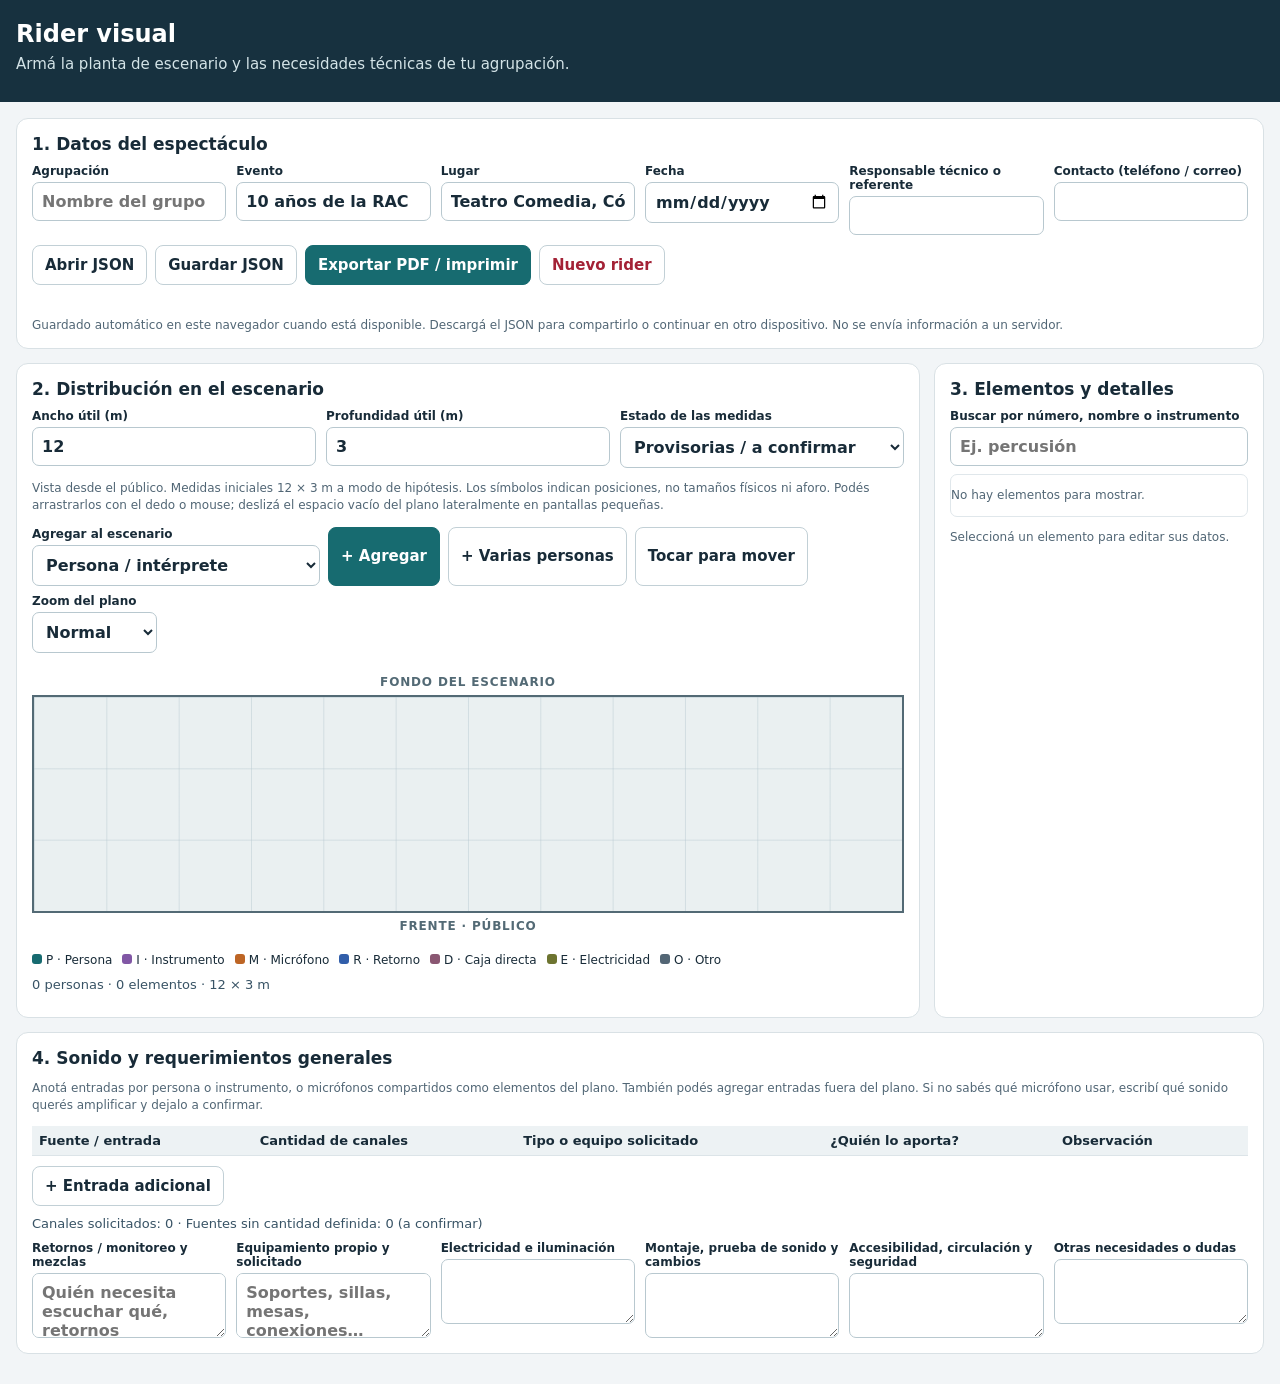
<file: experiments/rider-tecnico/index.html>
<!DOCTYPE html><html lang="es"><head><meta charset="utf-8"><meta name="viewport" content="width=device-width,initial-scale=1"><title>Rider visual · Editor de escenario</title><style>
:root{font:15px system-ui,sans-serif;color:#182b38;background:#f2f5f7;--accent:#176b70}*{box-sizing:border-box}body{margin:0}header{background:#17313f;color:white;padding:20px max(16px,calc((100vw - 1280px)/2));}header h1{margin:0;font-size:24px}header p{margin:6px 0;color:#d3e3e7}main{max-width:1280px;margin:auto;padding:16px}section,.panel{background:white;border:1px solid #d9e1e5;border-radius:12px;padding:15px;margin-bottom:14px}h2{font-size:17px;margin:0 0 10px}h3{font-size:14px;margin:14px 0 8px}p{line-height:1.45}small,.hint{color:#516675;font-size:12px}label{display:flex;flex-direction:column;gap:4px;font-size:12px;font-weight:650;min-width:0}input,select,textarea,button{font:inherit}input,select,textarea{border:1px solid #b8c8cf;border-radius:7px;padding:9px;width:100%;background:white;color:inherit;font-size:16px}textarea{min-height:65px;resize:vertical}button{border:1px solid #c2d0d6;background:white;border-radius:8px;padding:9px 12px;cursor:pointer;color:inherit;font-weight:600;min-height:40px}button.primary{background:var(--accent);color:white;border-color:var(--accent)}button.danger{color:#a32236}button:focus-visible,input:focus-visible,select:focus-visible{outline:3px solid #f2ab45;outline-offset:2px}.flex{display:flex;gap:8px;align-items:center;flex-wrap:wrap}.fields{display:grid;grid-template-columns:repeat(auto-fit,minmax(155px,1fr));gap:10px}.work>section{min-width:0}.work{display:grid;grid-template-columns:minmax(0,1fr) 330px;gap:14px}.toolbar{display:flex;gap:8px;flex-wrap:wrap;margin:10px 0}.stage-scroll{overflow:auto;padding:6px 0}.stage-wrap{min-width:760px}.stage{position:relative;border:2px solid #536a75;background-color:#eaf0f1;overflow:hidden;user-select:none;touch-action:pan-x pan-y}.stage .token{position:absolute;transform:translate(-50%,-50%);border:2px solid white;box-shadow:0 1px 3px #0005;border-radius:8px;padding:0;min-height:0;width:29px;height:29px;font:bold 11px system-ui;touch-action:none;color:white;display:grid;place-items:center;cursor:grab}.stage .token.selected{outline:3px solid #f0a429;z-index:3}.stage .token:active{cursor:grabbing}.orientation{text-align:center;font-weight:700;font-size:12px;letter-spacing:.07em;color:#536a75;padding:6px}.stage-label{font-size:12px}.legend{display:flex;gap:10px;flex-wrap:wrap;font-size:12px;margin-top:8px}.dot{display:inline-block;width:10px;height:10px;border-radius:3px;margin-right:4px}.list{max-height:300px;overflow:auto;border:1px solid #e0e7eb;border-radius:7px}.item{width:100%;border:0;border-bottom:1px solid #e0e7eb;border-radius:0;display:flex;align-items:center;text-align:left;gap:8px;font-weight:500}.item.active{background:#e2f2f0}.item span:last-child{overflow-wrap:anywhere}.stats{font-size:13px;color:#385365;margin:10px 0}.table-wrap{overflow:auto}table{border-collapse:collapse;width:100%;font-size:13px}th,td{text-align:left;border-bottom:1px solid #dce4e8;padding:7px;vertical-align:top;overflow-wrap:anywhere}th{background:#edf2f4}td input{min-width:90px}#printReport{display:none}#status{min-height:20px;font-size:12px;color:#496675}.badge{background:#e6eef1;border-radius:5px;padding:3px 6px;font-size:11px}a{color:inherit}@media(max-width:850px){.work{grid-template-columns:1fr}.stage-wrap{min-width:760px}main{padding:10px}}@media print{@page{size:A4 landscape;margin:12mm}body{background:white;color:#111}header,main{display:none!important}#printReport{display:block!important}#printReport h1{font-size:22px}#printReport h2{margin-top:18px}#printReport svg{width:100%;max-height:125mm;display:block}#printReport table{font-size:10px;table-layout:fixed}#printReport td,#printReport th{padding:5px}#printReport tr{break-inside:avoid}#printReport thead{display:table-header-group}.print-plot{break-inside:avoid;page-break-after:always}#printReport p{white-space:pre-wrap}*{print-color-adjust:exact;-webkit-print-color-adjust:exact}}
</style></head><body><header><h1>Rider visual</h1><p>Armá la planta de escenario y las necesidades técnicas de tu agrupación.</p></header><main><section><h2>1. Datos del espectáculo</h2><div id="meta" class="fields"><label>Agrupación<input data-meta="group" placeholder="Nombre del grupo"></label><label>Evento<input data-meta="event"></label><label>Lugar<input data-meta="venue"></label><label>Fecha<input data-meta="date" type="date"></label><label>Responsable técnico o referente<input data-meta="contact"></label><label>Contacto (teléfono / correo)<input data-meta="phone"></label></div><div class="toolbar"><button id="import">Abrir JSON</button><input type="file" id="file" accept=".json,application/json" hidden><button id="export">Guardar JSON</button><button class="primary" id="print">Exportar PDF / imprimir</button><button id="reset" class="danger">Nuevo rider</button></div><div id="status" role="status" aria-live="polite"></div><small>Guardado automático en este navegador cuando está disponible. Descargá el JSON para compartirlo o continuar en otro dispositivo. No se envía información a un servidor.</small></section>
<div class="work"><section><h2>2. Distribución en el escenario</h2><div class="fields"><label>Ancho útil (m)<input id="width" type="number" min="1" max="100" step="0.1"></label><label>Profundidad útil (m)<input id="depth" type="number" min="1" max="100" step="0.1"></label><label>Estado de las medidas<select id="verified"><option value="no">Provisorias / a confirmar</option><option value="yes">Confirmadas por el teatro</option></select></label></div><p class="hint">Vista desde el público. Medidas iniciales 12 × 3 m a modo de hipótesis. Los símbolos indican posiciones, no tamaños físicos ni aforo. Podés arrastrarlos con el dedo o mouse; deslizá el espacio vacío del plano lateralmente en pantallas pequeñas.</p><div class="toolbar"><label>Agregar al escenario<select id="type"><option value="person">Persona / intérprete</option><option value="instrument">Instrumento independiente</option><option value="mic">Micrófono compartido</option><option value="monitor">Retorno / monitor</option><option value="di">Caja directa / conexión</option><option value="power">Toma eléctrica</option><option value="other">Otro elemento</option></select></label><button class="primary" id="add">+ Agregar</button><button id="bulk">+ Varias personas</button><button id="move">Tocar para mover</button><label>Zoom del plano<select id="zoom"><option value="760">Normal</option><option value="1100">Detalle</option><option value="1600">Ampliado</option></select></label></div><div class="stage-scroll"><div class="stage-wrap"><div class="orientation">FONDO DEL ESCENARIO</div><div id="stage" class="stage" aria-label="Plano del escenario"></div><div class="orientation">FRENTE · PÚBLICO</div></div></div><div id="legend" class="legend"></div><div id="stats" class="stats"></div></section><section><h2>3. Elementos y detalles</h2><label>Buscar por número, nombre o instrumento<input id="search" placeholder="Ej. percusión"></label><div id="list" class="list" style="margin-top:8px"></div><div id="editor"></div></section></div>
<section><h2>4. Sonido y requerimientos generales</h2><p class="hint">Anotá entradas por persona o instrumento, o micrófonos compartidos como elementos del plano. También podés agregar entradas fuera del plano. Si no sabés qué micrófono usar, escribí qué sonido querés amplificar y dejalo a confirmar.</p><div class="table-wrap"><table><thead><tr><th>Fuente / entrada</th><th>Cantidad de canales</th><th>Tipo o equipo solicitado</th><th>¿Quién lo aporta?</th><th>Observación</th><th></th></tr></thead><tbody id="channels"></tbody></table></div><div class="toolbar"><button id="channelAdd">+ Entrada adicional</button></div><div id="channelTotal" class="stats"></div><div class="fields" id="general"><label>Retornos / monitoreo y mezclas<textarea data-meta="monitoring" placeholder="Quién necesita escuchar qué, retornos compartidos…"></textarea></label><label>Equipamiento propio y solicitado<textarea data-meta="equipment" placeholder="Soportes, sillas, mesas, conexiones…"></textarea></label><label>Electricidad e iluminación<textarea data-meta="lighting"></textarea></label><label>Montaje, prueba de sonido y cambios<textarea data-meta="setup"></textarea></label><label>Accesibilidad, circulación y seguridad<textarea data-meta="access"></textarea></label><label>Otras necesidades o dudas<textarea data-meta="notes"></textarea></label></div></section></main><article id="printReport"></article>
<script>
'use strict';const $=id=>document.getElementById(id), types={person:['P','Persona','#176b70'],instrument:['I','Instrumento','#8157a5'],mic:['M','Micrófono','#bd6525'],monitor:['R','Retorno','#315eaa'],di:['D','Caja directa','#8a5772'],power:['E','Electricidad','#6d7430'],other:['O','Otro','#536675']};const key='rider-visual-v1';const blank=()=>({schema:'rider-visual',version:1,meta:{group:'',event:'10 años de la RAC',venue:'Teatro Comedia, Córdoba',date:'',contact:'',phone:'',monitoring:'',equipment:'',lighting:'',setup:'',access:'',notes:''},stage:{width:12,depth:3,verified:'no'},items:[],channels:[],next:1});let state=blank(),selected=null,moveMode=false;const clamp=(n,a,b)=>Math.max(a,Math.min(b,n)),str=v=>typeof v==='string'?v.slice(0,4000):'',num=(v,a,b,d)=>typeof v==='number'&&Number.isFinite(v)?clamp(v,a,b):d;function validate(v){if(!v||v.schema!=='rider-visual'||v.version!==1||!Array.isArray(v.items)||!Array.isArray(v.channels)||v.items.length>500||v.channels.length>500)throw Error('Formato de rider no compatible.');let s=blank();for(const k of Object.keys(s.meta))s.meta[k]=str(v.meta?.[k]);s.stage={width:num(v.stage?.width,1,100,12),depth:num(v.stage?.depth,1,100,3),verified:v.stage?.verified==='yes'?'yes':'no'};let seen=new Set();s.items=v.items.map(o=>{if(!o||!Object.hasOwn(types,o.type)||!Number.isSafeInteger(o.id)||o.id<1||o.id>1000000||seen.has(o.id))throw Error('Elementos inválidos o repetidos.');seen.add(o.id);return {id:o.id,type:o.type,name:str(o.name),instrument:str(o.instrument),section:str(o.section),x:num(o.x,0,1,.5),y:num(o.y,0,1,.5),inputs:Math.round(num(o.inputs,0,100,0)),audio:str(o.audio),provider:str(o.provider),notes:str(o.notes)}});s.channels=v.channels.map(o=>({source:str(o?.source),count:Math.round(num(o?.count,0,100,1)),audio:str(o?.audio),provider:str(o?.provider),notes:str(o?.notes)}));s.next=Math.max(1,...s.items.map(o=>o.id+1),Math.floor(num(v.next,1,1000001,1)));return s}function status(t){$('status').textContent=t}function save(){try{localStorage.setItem(key,JSON.stringify(state));status('Borrador guardado en este navegador.')}catch(e){status('Guardado local no disponible; descargá el JSON.')}}try{let v=localStorage.getItem(key);if(v)state=validate(JSON.parse(v))}catch(e){status('No se pudo recuperar el borrador anterior.')}
function el(tag,text,cls){let e=document.createElement(tag);if(text!==undefined)e.textContent=text;if(cls)e.className=cls;return e}const code=o=>types[o.type][0]+o.id;function labelFor(o){return [o.name,o.instrument,o.section].filter(Boolean).join(' · ')||types[o.type][1]}function sync(){document.querySelectorAll('[data-meta]').forEach(e=>e.value=state.meta[e.dataset.meta]);$('width').value=state.stage.width;$('depth').value=state.stage.depth;$('verified').value=state.stage.verified;render()}document.querySelectorAll('[data-meta]').forEach(e=>e.oninput=()=>{state.meta[e.dataset.meta]=e.value;save()});for(const [id,k] of [['width','width'],['depth','depth']])$(id).onchange=()=>{state.stage[k]=clamp(Number($(id).value)||state.stage[k],1,100);$(id).value=state.stage[k];draw();renderEditor();save()};$('verified').onchange=()=>{state.stage.verified=$('verified').value;save()};function position(b,o){b.style.left=(o.x*100)+'%';b.style.top=(o.y*100)+'%'}function draw(){const stage=$('stage');stage.replaceChildren();stage.style.aspectRatio=state.stage.width+'/'+state.stage.depth;stage.style.backgroundImage='linear-gradient(to right,#bacbd280 1px,transparent 1px),linear-gradient(to bottom,#bacbd280 1px,transparent 1px)';stage.style.backgroundSize=(100/state.stage.width)+'% '+(100/state.stage.depth)+'%';for(const o of state.items){let b=el('button',code(o),'token'+(selected===o.id?' selected':''));b.style.backgroundColor=types[o.type][2];b.title=labelFor(o);b.setAttribute('aria-label',code(o)+' '+labelFor(o));position(b,o);stage.append(b);b.onpointerdown=e=>{if(e.button!==0)return;e.preventDefault();e.stopPropagation();selected=o.id;stage.querySelectorAll('.token').forEach(t=>t.classList.toggle('selected',t===b));renderList();renderEditor();const r=stage.getBoundingClientRect(),dx=e.clientX-r.left-o.x*r.width,dy=e.clientY-r.top-o.y*r.height;b.setPointerCapture(e.pointerId);b.onpointermove=m=>{o.x=clamp((m.clientX-r.left-dx)/r.width,.025,.975);o.y=clamp((m.clientY-r.top-dy)/r.height,.05,.95);position(b,o)};b.onpointerup=b.onpointercancel=()=>{b.onpointermove=null;renderEditor();save()}};b.onclick=()=>{selected=o.id;renderList();renderEditor();stage.querySelectorAll('.token').forEach(t=>t.classList.toggle('selected',t===b))}}$('stats').textContent=state.items.filter(o=>o.type==='person').length+' personas · '+state.items.length+' elementos · '+state.stage.width+' × '+state.stage.depth+' m';} $('stage').onclick=e=>{if(!moveMode||e.target!==$('stage'))return;let o=state.items.find(o=>o.id===selected);if(!o)return;let r=$('stage').getBoundingClientRect();o.x=clamp((e.clientX-r.left)/r.width,.025,.975);o.y=clamp((e.clientY-r.top)/r.height,.05,.95);moveMode=false;$('move').textContent='Tocar para mover';render();save()};$('zoom').onchange=()=>{document.querySelector('.stage-wrap').style.minWidth=$('zoom').value+'px'};$('move').onclick=()=>{if(selected===null){status('Seleccioná primero un elemento.');return}moveMode=!moveMode;$('move').textContent=moveMode?'Tocá una posición libre':'Tocar para mover'};for(const [k,t] of Object.entries(types)){let s=el('span');let d=el('i','','dot');d.style.background=t[2];s.append(d,document.createTextNode(t[0]+' · '+t[1]));$('legend').append(s)}
function add(type,name='',instrument='',section='',x=.5,y=.5){if(state.items.length>=500||state.next>1000000)throw Error('Límite de elementos o identificadores alcanzado.');const o={id:state.next++,type,name,instrument,section,x,y,inputs:0,audio:'',provider:'A confirmar',notes:''};state.items.push(o);selected=o.id;return o}function freePosition(){let candidates=[];for(let y=0;y<5;y++)for(let x=0;x<10;x++)candidates.push([.07+x*.095,.12+y*.19]);for(const p of candidates)if(!state.items.some(o=>Math.hypot(o.x-p[0],o.y-p[1])<.04))return p;let best=[.5,.5],score=-1;for(let y=0;y<9;y++)for(let x=0;x<19;x++){let p=[.035+x*.051,.07+y*.107],d=Math.min(...state.items.map(o=>Math.hypot((o.x-p[0])*state.stage.width,(o.y-p[1])*state.stage.depth)));if(d>score){score=d;best=p}}return best}$('add').onclick=()=>{try{add($('type').value,'','','',...freePosition());render();save()}catch(e){status(e.message)}};$('bulk').onclick=()=>{let raw=prompt('¿Cuántas personas querés agregar? (1–100)','15');if(raw===null)return;let n=Number(raw);if(!Number.isInteger(n)||n<1||n>100||n+state.items.length>500){status('Cantidad no válida.');return}let group=prompt('Sección o grupo (opcional):','')??'',inst=prompt('Instrumento común (opcional):','')??'';for(let i=0;i<n;i++)add('person','',inst,group,...freePosition());render();save()};$('search').oninput=renderList;
function renderList(){let l=$('list'),q=$('search').value.toLowerCase();l.replaceChildren();for(const o of state.items.filter(o=>(code(o)+' '+labelFor(o)).toLowerCase().includes(q))){let b=el('button',undefined,'item'+(o.id===selected?' active':''));let d=el('span',code(o),'badge');b.append(d,el('span',labelFor(o)));b.onclick=()=>{selected=o.id;renderList();draw();renderEditor()};l.append(b)}if(!l.children.length)l.append(el('p','No hay elementos para mostrar.','hint'))}function field(parent,label,value,callback,kind='text',options=[]){let l=el('label',label),e=el(kind==='textarea'?'textarea':kind==='select'?'select':'input');if(kind==='select'){for(const v of options){let opt=el('option',v);opt.value=v;e.append(opt)}if(value&&!options.includes(value)){let opt=el('option',value);opt.value=value;e.append(opt)}}else if(kind!=='textarea'){e.type=kind;if(kind==='number'){e.min=0;e.step=1;e.max=100}}e.value=value;e.oninput=()=>callback(e.value);l.append(e);parent.append(l);return e}function renderEditor(){let box=$('editor'),o=state.items.find(o=>o.id===selected);box.replaceChildren();if(!o){box.append(el('p','Seleccioná un elemento para editar sus datos.','hint'));return}box.append(el('h3',code(o)+' · '+types[o.type][1]));let f=el('div',undefined,'fields');box.append(f);for(const [k,l,kind] of [['name','Nombre / identificación','text'],['instrument','Instrumento / descripción','text'],['section','Sección / grupo','text'],['inputs','Canales de entrada solicitados','number'],['audio','Micrófono / conexión / necesidad','text'],['provider','¿Quién aporta el equipo?','select'],['notes','Observaciones / cobertura del retorno o micrófono','textarea']])field(f,l,o[k],v=>{o[k]=k==='inputs'?Math.round(clamp(Number(v)||0,0,100)):v;renderList();renderChannels();save()},kind,['A confirmar','Agrupación','Teatro / producción','Compartido']);let pos=el('div',undefined,'fields');box.append(pos);for(const [k,label,dim] of [['x','Distancia desde izquierda (m)','width'],['y','Distancia desde fondo (m)','depth']]){let e=field(pos,label,(o[k]*state.stage[dim]).toFixed(2),v=>{o[k]=clamp(Number(v)/state.stage[dim]||0,.025,.975);draw();save()},'number');e.step='.1';e.max=state.stage[dim]}let tools=el('div',undefined,'toolbar');box.append(tools);let dup=el('button','Duplicar'),del=el('button','Eliminar','danger');tools.append(dup,del);dup.onclick=()=>{try{let n=add(o.type,o.name,o.instrument,o.section,clamp(o.x+.05,.025,.975),clamp(o.y+.08,.05,.95));Object.assign(n,{inputs:o.inputs,audio:o.audio,provider:o.provider,notes:o.notes});render();save()}catch(e){status(e.message)}};del.onclick=()=>{if(confirm('¿Eliminar '+code(o)+'?')){state.items=state.items.filter(a=>a.id!==o.id);selected=null;render();save()}}}
function channels(){return [...state.items.filter(o=>o.inputs>0||(['person','instrument','mic','di'].includes(o.type)&&o.audio)||o.type==='mic').map(o=>({source:code(o)+' '+labelFor(o),count:o.inputs,audio:o.audio,provider:o.provider,notes:o.notes,auto:true})),...state.channels]}function channelTotal(){let c=channels();$('channelTotal').textContent='Canales solicitados: '+c.reduce((a,o)=>a+o.count,0)+' · Fuentes sin cantidad definida: '+c.filter(o=>!o.count).length+' (a confirmar)'}function renderChannels(){let body=$('channels');body.replaceChildren();for(const c of channels()){let row=el('tr');for(const [k,t] of [['source','Fuente'],['count','Cantidad'],['audio','Equipo'],['provider','Aporta'],['notes','Observaciones']]){let td=el('td');if(c.auto)td.textContent=k==='count'&&!c[k]?'A confirmar':c[k];else{let e=el('input');e.setAttribute('aria-label',t);e.value=c[k];if(k==='count'){e.type='number';e.min=0;e.max=100}e.oninput=()=>{c[k]=k==='count'?Math.round(clamp(Number(e.value)||0,0,100)):e.value;channelTotal();save()};td.append(e)}row.append(td)}let td=el('td');if(c.auto)td.textContent='Desde plano';else{let b=el('button','Quitar');b.onclick=()=>{state.channels=state.channels.filter(o=>o!==c);renderChannels();save()};td.append(b)}row.append(td);body.append(row)}channelTotal()}$('channelAdd').onclick=()=>{if(state.channels.length>=500)return;state.channels.push({source:'',count:1,audio:'',provider:'A confirmar',notes:''});renderChannels();save()};function render(){draw();renderList();renderEditor();renderChannels()}
$('export').onclick=()=>{let a=el('a'),url=URL.createObjectURL(new Blob([JSON.stringify(state,null,2)],{type:'application/json'}));a.href=url;a.download='rider-'+(state.meta.group||'agrupacion').replace(/[^\p{L}\p{N}-]+/gu,'-')+'.json';a.click();setTimeout(()=>URL.revokeObjectURL(url),5000)};$('import').onclick=()=>$('file').click();$('file').onchange=async()=>{let f=$('file').files[0];try{if(!f||f.size>5*1024*1024)throw Error('Archivo demasiado grande o vacío.');let s=validate(JSON.parse(await f.text()));if(confirm('¿Reemplazar el rider actual por el archivo seleccionado?')){state=s;selected=null;sync();save()}}catch(e){status('No se pudo importar: '+e.message)}finally{$('file').value=''}};$('reset').onclick=()=>{if(confirm('¿Empezar de nuevo? Guardá primero el JSON si querés conservarlo.')){state=blank();selected=null;sync();save()}};
function svg(tag,attrs={},txt){let e=document.createElementNS('http://www.w3.org/2000/svg',tag);for(const [k,v] of Object.entries(attrs))e.setAttribute(k,v);if(txt!==undefined)e.textContent=txt;return e}function report(){let root=$('printReport');root.replaceChildren();let plot=el('div',undefined,'print-plot');root.append(plot);plot.append(el('h1','Rider técnico · '+(state.meta.group||'Agrupación sin nombre')),el('p',[state.meta.event,state.meta.venue,state.meta.date,state.meta.contact,state.meta.phone].filter(Boolean).join(' | ')),el('h2','Planta de escenario · '+state.stage.width+' × '+state.stage.depth+' m'),el('p','Medidas '+(state.stage.verified==='yes'?'declaradas confirmadas':'provisorias / pendientes de confirmación')+' · Vista desde el público · Símbolos de posición, no a escala física.'));let w=800,h=Math.max(70,w*state.stage.depth/state.stage.width);if(h>460){w*=460/h;h=460}let s=svg('svg',{viewBox:'0 0 '+(w+30)+' '+(h+60),role:'img'});s.append(svg('rect',{x:15,y:25,width:w,height:h,fill:'#edf2f4',stroke:'#536675'}),svg('text',{x:w/2+15,y:16,'font-size':11,'text-anchor':'middle'},'FONDO'),svg('text',{x:w/2+15,y:h+45,'font-size':11,'text-anchor':'middle'},'PÚBLICO'));for(let i=1;i<state.stage.width;i++)s.append(svg('line',{x1:15+i*w/state.stage.width,x2:15+i*w/state.stage.width,y1:25,y2:25+h,stroke:'#d2dce0'}));for(let i=1;i<state.stage.depth;i++)s.append(svg('line',{x1:15,x2:15+w,y1:25+i*h/state.stage.depth,y2:25+i*h/state.stage.depth,stroke:'#d2dce0'}));for(const o of state.items){let x=15+o.x*w,y=25+o.y*h;s.append(svg('rect',{x:x-13,y:y-8,width:26,height:16,rx:4,fill:types[o.type][2],stroke:'white'}),svg('text',{x,y:y+3,'font-size':9,'text-anchor':'middle',fill:'white','font-weight':'bold'},code(o)))}plot.append(s,el('p',Object.values(types).map(t=>t[0]+' '+t[1]).join(' · ')),el('p',$('stats').textContent));function table(title,heads,rows){root.append(el('h2',title));let t=el('table'),head=el('thead'),tr=el('tr');heads.forEach(h=>tr.append(el('th',h)));head.append(tr);t.append(head);let b=el('tbody');rows.forEach(r=>{let tr=el('tr');r.forEach(x=>tr.append(el('td',String(x??''))));b.append(tr)});t.append(b);root.append(t)}table('Participantes y elementos',['Código','Tipo','Nombre','Instrumento / sección','Posición (izq. / fondo, m)','Aporta','Observaciones'],state.items.map(o=>[code(o),types[o.type][1],o.name,[o.instrument,o.section].filter(Boolean).join(' / '),(o.x*state.stage.width).toFixed(2)+' / '+(o.y*state.stage.depth).toFixed(2),o.provider,[o.audio,o.notes].filter(Boolean).join(' / ')]));table('Entradas de sonido',['Fuente','Canales','Equipo','Aporta','Observaciones'],channels().map(c=>[c.source,c.count||'A confirmar',c.audio,c.provider,c.notes]));root.append(el('p',$('channelTotal').textContent),el('h2','Requerimientos generales'));for(const [k,l] of [['monitoring','Monitoreo'],['equipment','Equipamiento'],['lighting','Electricidad e iluminación'],['setup','Montaje y prueba'],['access','Accesibilidad y seguridad'],['notes','Otras necesidades']]){root.append(el('h3',l),el('p',state.meta[k]||'Sin especificar / a confirmar'))}}$('print').onclick=()=>{report();window.print()};window.addEventListener('beforeprint',report);sync();
</script></body></html>
</file>
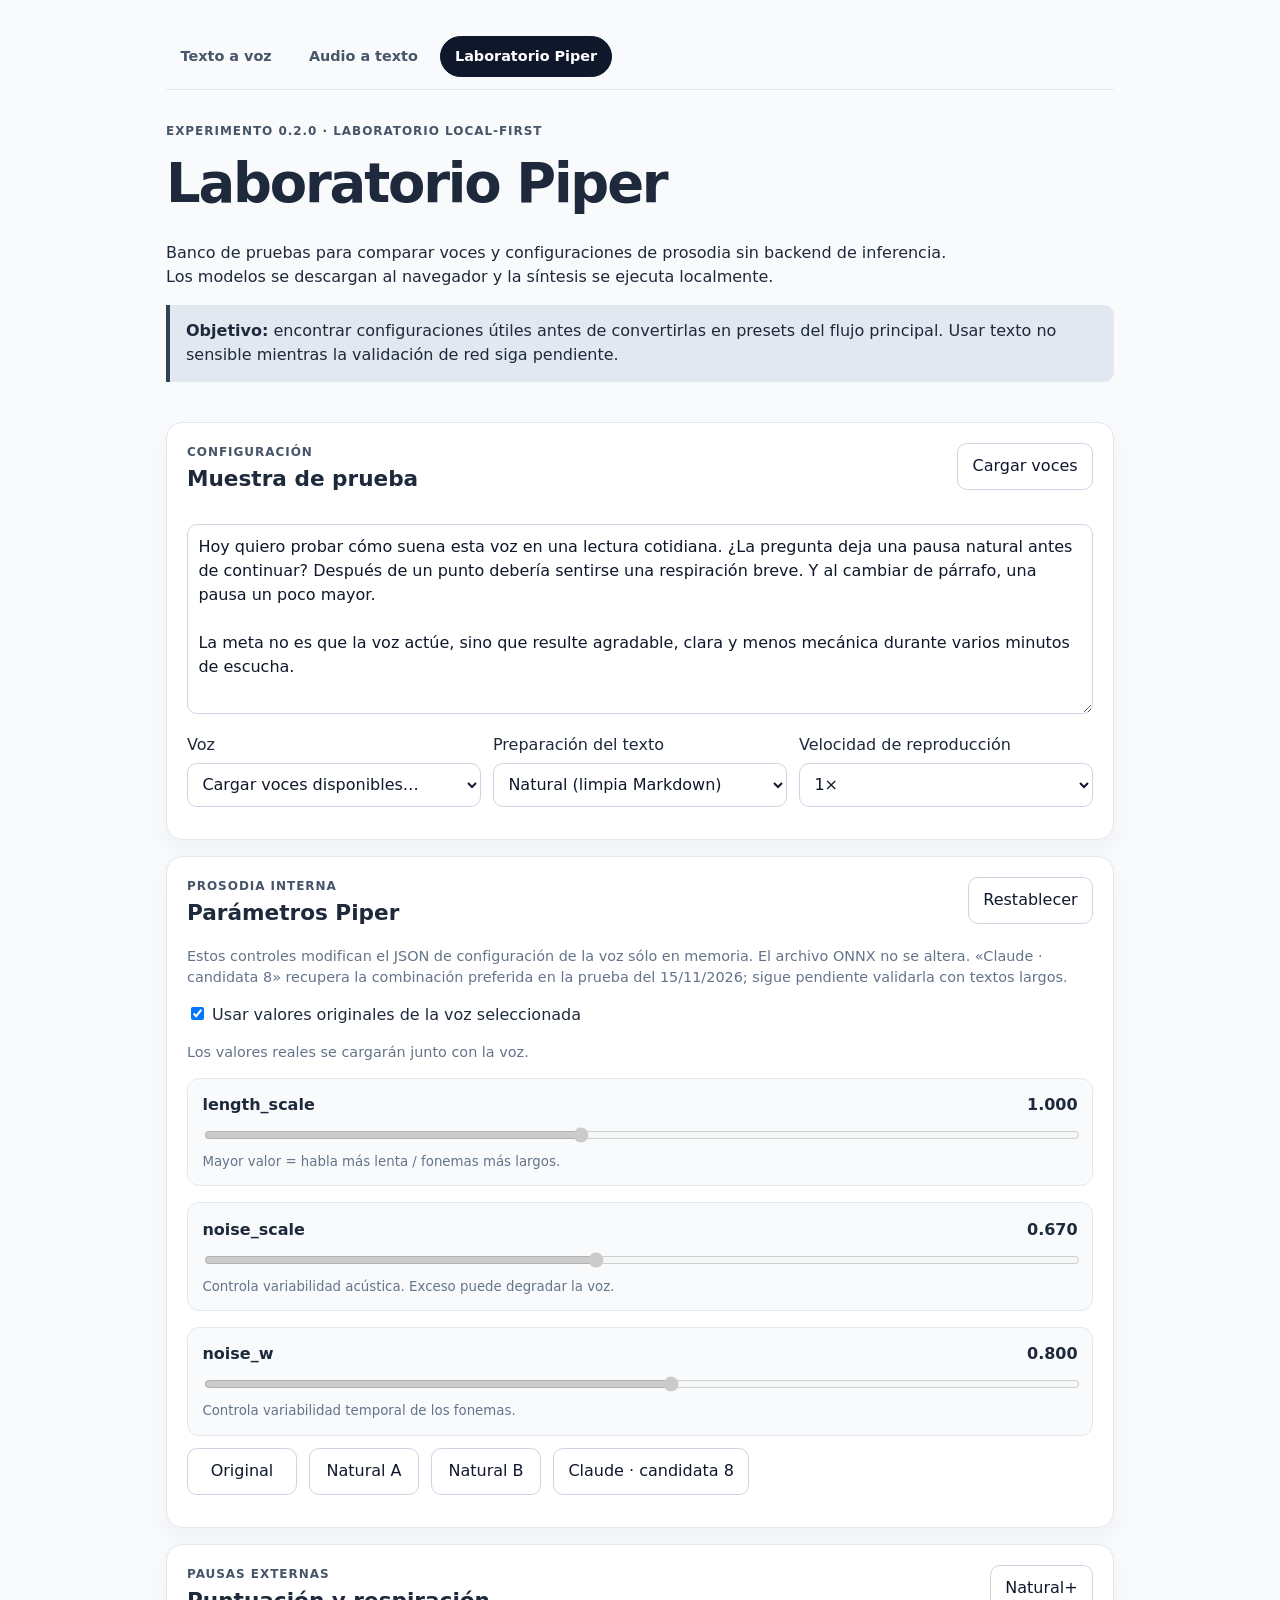
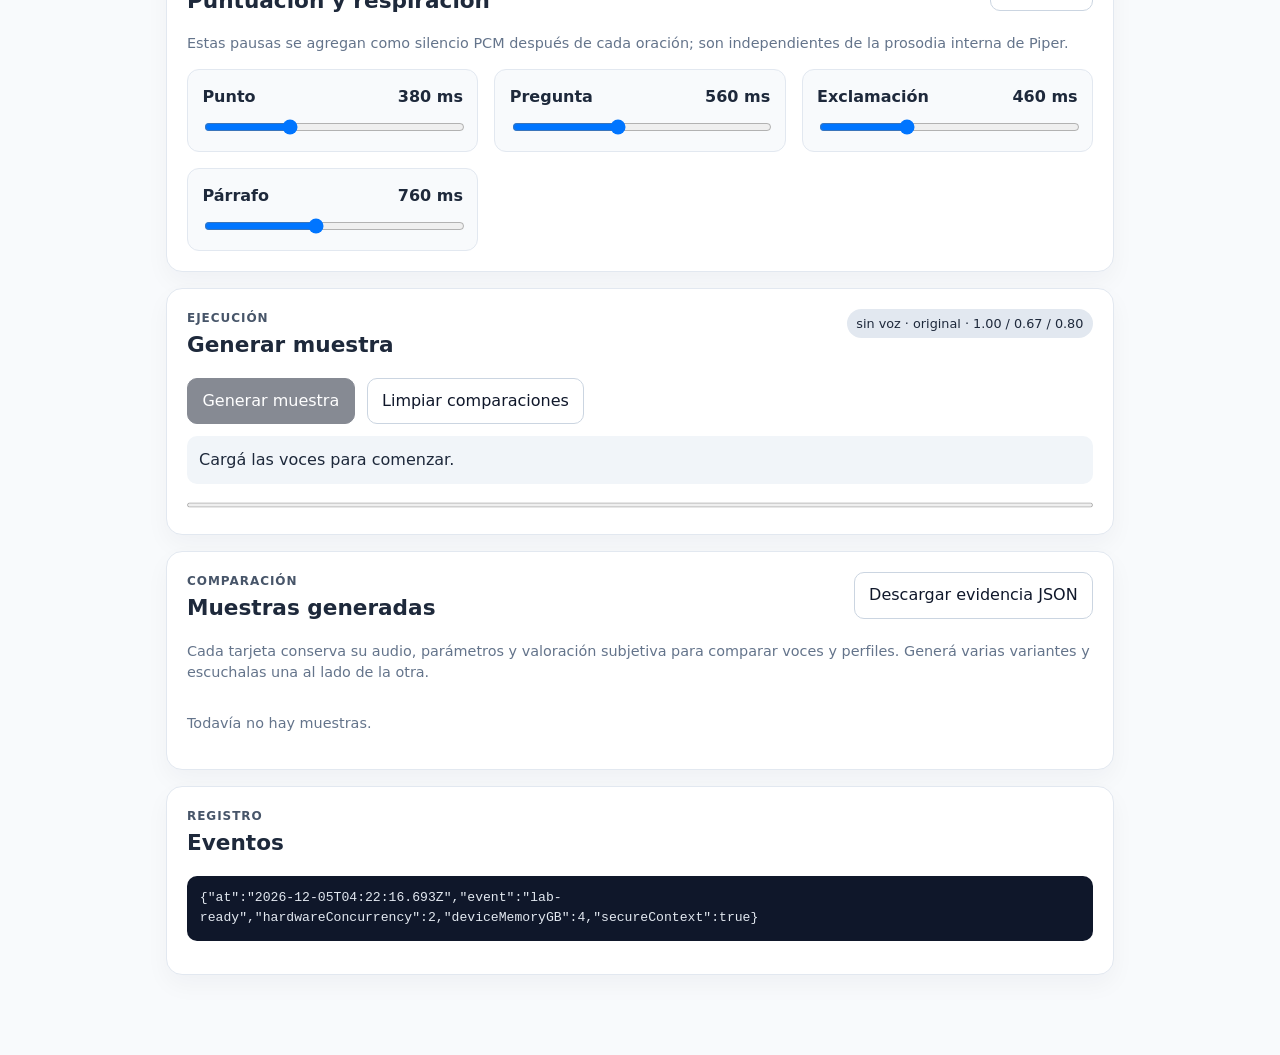
<file: experiments/voz-texto/prototype/piper-lab.html>
<!doctype html>
<html lang="es">
<head>
  <meta charset="utf-8">
  <meta name="viewport" content="width=device-width,initial-scale=1">
  <meta name="color-scheme" content="light dark">
  <title>Laboratorio Piper · Voz local</title>
  <link rel="stylesheet" href="./styles.css">
</head>
<body>
<main class="shell">
  <nav class="prototype-tabs" aria-label="Herramientas de voz">
    <a href="./index.html">Texto a voz</a>
    <a href="./stt.html">Audio a texto</a>
    <a href="./piper-lab.html" class="active" aria-current="page">Laboratorio Piper</a>
  </nav>

  <header class="hero">
    <p class="eyebrow">Experimento 0.2.0 · laboratorio local-first</p>
    <h1>Laboratorio Piper</h1>
    <p>Banco de pruebas para comparar voces y configuraciones de prosodia sin backend de inferencia. Los modelos se descargan al navegador y la síntesis se ejecuta localmente.</p>
    <div class="notice"><strong>Objetivo:</strong> encontrar configuraciones útiles antes de convertirlas en presets del flujo principal. Usar texto no sensible mientras la validación de red siga pendiente.</div>
  </header>

  <section class="card">
    <div class="head">
      <div><p class="eyebrow">Configuración</p><h2>Muestra de prueba</h2></div>
      <button id="load-voices">Cargar voces</button>
    </div>

    <textarea id="lab-text" rows="7">Hoy quiero probar cómo suena esta voz en una lectura cotidiana. ¿La pregunta deja una pausa natural antes de continuar? Después de un punto debería sentirse una respiración breve. Y al cambiar de párrafo, una pausa un poco mayor.

La meta no es que la voz actúe, sino que resulte agradable, clara y menos mecánica durante varios minutos de escucha.</textarea>

    <div class="controls">
      <label>Voz
        <select id="lab-voice"><option value="">Cargar voces disponibles…</option></select>
      </label>
      <label>Preparación del texto
        <select id="lab-reading-mode">
          <option value="natural" selected>Natural (limpia Markdown)</option>
          <option value="literal">Literal (sin preparación)</option>
        </select>
      </label>
      <label>Velocidad de reproducción
        <select id="lab-rate">
          <option value=".75">0,75×</option>
          <option value="1" selected>1×</option>
          <option value="1.25">1,25×</option>
          <option value="1.5">1,5×</option>
          <option value="1.75">1,75×</option>
          <option value="2">2×</option>
        </select>
      </label>
    </div>
  </section>

  <section class="card">
    <div class="head">
      <div><p class="eyebrow">Prosodia interna</p><h2>Parámetros Piper</h2></div>
      <button id="reset-piper">Restablecer</button>
    </div>
    <p class="muted">Estos controles modifican el JSON de configuración de la voz sólo en memoria. El archivo ONNX no se altera. «Claude · candidata 8» recupera la combinación preferida en la prueba del 15/11/2026; sigue pendiente validarla con textos largos.</p>
    <label class="check lab-defaults">
      <input id="use-model-defaults" type="checkbox" checked>
      Usar valores originales de la voz seleccionada
    </label>
    <p id="model-defaults" class="muted">Los valores reales se cargarán junto con la voz.</p>

    <div class="lab-sliders">
      <label>
        <span><strong>length_scale</strong><output id="length-out">1.000</output></span>
        <input id="length-scale" type="range" min=".70" max="1.40" step=".01" value="1">
        <small>Mayor valor = habla más lenta / fonemas más largos.</small>
      </label>
      <label>
        <span><strong>noise_scale</strong><output id="noise-out">0.667</output></span>
        <input id="noise-scale" type="range" min="0" max="1.5" step=".01" value=".667">
        <small>Controla variabilidad acústica. Exceso puede degradar la voz.</small>
      </label>
      <label>
        <span><strong>noise_w</strong><output id="noisew-out">0.800</output></span>
        <input id="noise-w" type="range" min="0" max="1.5" step=".01" value=".8">
        <small>Controla variabilidad temporal de los fonemas.</small>
      </label>
    </div>

    <div class="actions lab-presets">
      <button data-preset="original">Original</button>
      <button data-preset="naturalA">Natural A</button>
      <button data-preset="naturalB">Natural B</button>
      <button data-preset="claudeCandidate8">Claude · candidata 8</button>
    </div>
  </section>

  <section class="card">
    <div class="head">
      <div><p class="eyebrow">Pausas externas</p><h2>Puntuación y respiración</h2></div>
      <button id="reset-pauses">Natural+</button>
    </div>
    <p class="muted">Estas pausas se agregan como silencio PCM después de cada oración; son independientes de la prosodia interna de Piper.</p>

    <div class="lab-sliders compact-grid">
      <label>
        <span><strong>Punto</strong><output id="period-out">380 ms</output></span>
        <input id="period-pause" type="range" min="0" max="1200" step="20" value="380">
      </label>
      <label>
        <span><strong>Pregunta</strong><output id="question-out">560 ms</output></span>
        <input id="question-pause" type="range" min="0" max="1400" step="20" value="560">
      </label>
      <label>
        <span><strong>Exclamación</strong><output id="exclamation-out">460 ms</output></span>
        <input id="exclamation-pause" type="range" min="0" max="1400" step="20" value="460">
      </label>
      <label>
        <span><strong>Párrafo</strong><output id="paragraph-out">760 ms</output></span>
        <input id="paragraph-pause" type="range" min="0" max="1800" step="20" value="760">
      </label>
    </div>
  </section>

  <section class="card">
    <div class="head">
      <div><p class="eyebrow">Ejecución</p><h2>Generar muestra</h2></div>
      <span id="lab-config-summary" class="pill">Sin voz cargada</span>
    </div>
    <div class="actions">
      <button id="generate-sample" class="primary" disabled>Generar muestra</button>
      <button id="clear-samples">Limpiar comparaciones</button>
    </div>
    <p id="lab-status" class="status">Cargá las voces para comenzar.</p>
    <progress id="lab-progress" max="100" value="0"></progress>
  </section>

  <section class="card">
    <div class="head">
      <div><p class="eyebrow">Comparación</p><h2>Muestras generadas</h2></div>
      <button id="export-lab">Descargar evidencia JSON</button>
    </div>
    <p class="muted">Cada tarjeta conserva su audio, parámetros y valoración subjetiva para comparar voces y perfiles. Generá varias variantes y escuchalas una al lado de la otra.</p>
    <div id="lab-results" class="lab-results">
      <p class="muted">Todavía no hay muestras.</p>
    </div>
  </section>

  <section class="card">
    <div class="head"><div><p class="eyebrow">Registro</p><h2>Eventos</h2></div></div>
    <pre id="lab-log"></pre>
  </section>
</main>
<script type="module" src="./piper-lab.js"></script>
</body>
</html>
</file>
<file: styles.css>
:root{color-scheme:light dark;font-family:system-ui,-apple-system,BlinkMacSystemFont,"Segoe UI",sans-serif;line-height:1.55}*{box-sizing:border-box}body{margin:0;background:#f6f7fa;color:#172033}.container{max-width:980px;margin:0 auto;padding:clamp(22px,5vw,60px)}header{padding:38px 0 48px;border-bottom:1px solid #dce2ea}.eyebrow{text-transform:uppercase;letter-spacing:.12em;font-size:.78rem;color:#4a6180;font-weight:700}h1{font-size:clamp(2.2rem,5vw,4rem);letter-spacing:-.05em;line-height:1.1;margin:12px 0 22px}h2{font-size:1.35rem}p{margin:0 0 16px}.lead{font-size:1.15rem;max-width:740px;color:#35465e}.note{border-left:3px solid #7c93b3;padding:12px 16px;background:#eaf0f8;max-width:780px}nav{display:flex;gap:24px;flex-wrap:wrap;margin-top:24px}a{color:#2054a6;text-underline-offset:3px}a:focus-visible{outline:3px solid #3e70c7;outline-offset:3px}.section-heading{display:flex;align-items:baseline;justify-content:space-between;gap:16px;margin-top:42px}.section-heading span{color:#607088;font-size:.9rem}.cards{display:grid;grid-template-columns:repeat(auto-fit,minmax(min(100%,290px),1fr));gap:16px}.card{background:#fff;border:1px solid #dce2ea;border-radius:14px;padding:24px}.card h3{margin:8px 0;font-size:1.2rem}.card p{color:#45556b}.tag{display:inline-block;font-size:.75rem;letter-spacing:.025em;background:#eef2f8;color:#354c70;border-radius:20px;padding:4px 9px}.links{display:flex;gap:18px;flex-wrap:wrap;margin-top:20px}footer{border-top:1px solid #dce2ea;margin-top:68px;padding-top:24px;font-size:.86rem;color:#58657a}@media(prefers-color-scheme:dark){body{background:#111723;color:#e4e9f3}.lead,.card p{color:#c1cbdb}.note{background:#202d43}.card{background:#1a2434;border-color:#38485d}.tag{background:#283953;color:#d1e0fb}.eyebrow,.section-heading span,footer{color:#adbed5}header,footer{border-color:#38485d}a{color:#91baff}}
</file>
<file: experiments/voz-texto/prototype/styles.css>
:root{font-family:Roboto,system-ui,-apple-system,"Segoe UI",sans-serif;line-height:1.5;color:#1e293b;background:#f8fafc}*{box-sizing:border-box}body{margin:0}button,select,textarea,input{font:inherit}button,.filebtn{border:1px solid #cbd5e1;background:#fff;color:#0f172a;border-radius:10px;padding:.65rem .9rem;cursor:pointer}button:disabled{opacity:.5;cursor:not-allowed}.primary{background:#0f172a;color:#fff;border-color:#0f172a}.shell{max-width:980px;margin:auto;padding:2rem 1rem 5rem}.hero{padding:1rem 0 1.5rem}.hero h1{font-size:clamp(2rem,5vw,3.4rem);letter-spacing:-.04em;margin:.2rem 0 .5rem}.hero p{max-width:800px}.eyebrow{text-transform:uppercase;letter-spacing:.08em;font-size:.75rem;font-weight:700;color:#475569;margin:0}.notice{margin-top:1rem;border-left:4px solid #334155;background:#e2e8f0;padding:.9rem 1rem;border-radius:0 10px 10px 0}.card{background:#fff;border:1px solid #e2e8f0;border-radius:16px;padding:1.25rem;margin-top:1rem;box-shadow:0 10px 25px rgba(15,23,42,.04)}.head{display:flex;gap:1rem;align-items:flex-start;justify-content:space-between;margin-bottom:1rem}.head h2{margin:.15rem 0 0;font-size:1.35rem}.grid,.metrics{display:grid;grid-template-columns:repeat(auto-fit,minmax(165px,1fr));gap:.65rem}.metric{border:1px solid #e2e8f0;border-radius:12px;padding:.8rem}.metric span,.muted{color:#64748b;font-size:.9rem}.metric strong{display:block;margin-top:.2rem;overflow-wrap:anywhere}.controls,.actions{display:flex;flex-wrap:wrap;gap:.75rem;margin:.75rem 0;align-items:end}.controls label{flex:1 1 250px;display:flex;flex-direction:column;gap:.35rem}select,textarea{width:100%;border:1px solid #cbd5e1;border-radius:10px;padding:.65rem;background:#fff;color:#0f172a}textarea{resize:vertical;margin-top:.75rem}.filebtn input{display:none}.status{padding:.75rem;background:#f1f5f9;border-radius:10px;margin:.75rem 0 .35rem}progress{width:100%;height:10px}.pill{font-size:.8rem;background:#e2e8f0;padding:.3rem .6rem;border-radius:999px}.metrics>div{padding:.65rem;border-radius:10px;background:#f8fafc}.metrics .k{color:#64748b;font-size:.8rem}pre{white-space:pre-wrap;overflow-wrap:anywhere;max-height:260px;overflow:auto;padding:.8rem;background:#0f172a;color:#e2e8f0;border-radius:10px;font-size:.82rem}@media(prefers-color-scheme:dark){:root{color:#e2e8f0;background:#0f172a}.card{background:#111827;border-color:#334155;box-shadow:none}button,.filebtn,select,textarea{background:#1e293b;color:#f8fafc;border-color:#475569}.primary{background:#f8fafc;color:#0f172a}.notice,.pill,.status{background:#1e293b}.metric{border-color:#334155}.metrics>div{background:#1e293b}.muted,.eyebrow,.metric span,.metrics .k{color:#94a3b8}}.player{margin-top:1rem;padding:1rem;border:1px solid #e2e8f0;border-radius:12px;background:#f8fafc}.player .head{margin-bottom:.5rem}.player h3{margin:.15rem 0 0}.player audio{width:100%;margin:.35rem 0}.player-actions{align-items:center}.time{font-variant-numeric:tabular-nums;color:#64748b}.seek-row{display:flex;flex-direction:column;gap:.35rem;margin:.75rem 0}.seek-row input{width:100%}.check{flex-direction:row!important;align-items:center;gap:.55rem!important}.check input{width:auto}@media(prefers-color-scheme:dark){.player{background:#1e293b;border-color:#334155}.time{color:#94a3b8}}
.job-panel{margin:1rem 0;padding:1rem;border:1px solid #cbd5e1;border-radius:12px;background:#f8fafc}
.job-title-row{display:flex;align-items:flex-start;justify-content:space-between;gap:1rem;margin-bottom:.65rem}
.job-title-row h3{margin:.15rem 0 0}
.job-title-row>strong{font-size:1.35rem;font-variant-numeric:tabular-nums}
.job-grid{display:grid;grid-template-columns:repeat(auto-fit,minmax(145px,1fr));gap:.65rem;margin:.8rem 0}
.job-grid>div{padding:.7rem;border:1px solid #e2e8f0;border-radius:10px;background:#fff}
.job-grid span{display:block;color:#64748b;font-size:.8rem}
.job-grid strong{display:block;margin-top:.15rem;font-variant-numeric:tabular-nums}
.partial-progress{padding-top:.35rem}
.partial-progress>span{display:block;margin-bottom:.35rem;color:#475569;font-size:.9rem}
#tts-chunk-progress:indeterminate{accent-color:currentColor}
@media(prefers-color-scheme:dark){
  .job-panel{background:#1e293b;border-color:#334155}
  .job-grid>div{background:#111827;border-color:#334155}
  .job-grid span,.partial-progress>span{color:#94a3b8}
}
.prep-preview{margin:.75rem 0 1rem;border:1px solid #e2e8f0;border-radius:12px;padding:.8rem;background:#f8fafc}
.prep-preview summary{cursor:pointer;font-weight:600}
.prep-preview textarea{margin-top:.65rem;background:#f8fafc}
@media(prefers-color-scheme:dark){
  .prep-preview{background:#1e293b;border-color:#334155}
  .prep-preview textarea{background:#111827}
}
.voice-lab{margin-top:1.25rem;padding:1rem;border:1px solid #cbd5e1;border-radius:14px;background:#f8fafc}
.voice-lab h3{margin:.15rem 0 0}
.voice-options{display:grid;grid-template-columns:repeat(auto-fit,minmax(220px,1fr));gap:.55rem;margin:.8rem 0}
.voice-option{display:flex!important;flex-direction:row!important;align-items:flex-start;gap:.55rem!important;padding:.65rem;border:1px solid #e2e8f0;border-radius:10px;background:#fff}
.voice-option input{width:auto;margin-top:.2rem}
.compare-results{display:grid;grid-template-columns:repeat(auto-fit,minmax(260px,1fr));gap:.8rem;margin-top:1rem}
.voice-result{padding:.85rem;border:1px solid #e2e8f0;border-radius:12px;background:#fff}
.voice-result h4{margin:0 0 .35rem;overflow-wrap:anywhere}
.voice-result audio{width:100%;margin:.5rem 0}
.rating-grid{display:grid;grid-template-columns:repeat(3,1fr);gap:.5rem;margin:.6rem 0}
.rating-grid label{display:flex;flex-direction:column;gap:.25rem;font-size:.82rem}
.favorite-option{display:flex!important;flex-direction:row!important;align-items:center;gap:.4rem!important;margin-top:.5rem}
.favorite-option input{width:auto}
@media(max-width:680px){.rating-grid{grid-template-columns:1fr}}
@media(prefers-color-scheme:dark){
  .voice-lab{background:#1e293b;border-color:#334155}
  .voice-option,.voice-result{background:#111827;border-color:#334155}
}
.prototype-tabs{display:flex;gap:.5rem;align-items:center;margin:.25rem 0 1rem;border-bottom:1px solid #e2e8f0;padding-bottom:.75rem}
.prototype-tabs a{display:inline-flex;align-items:center;text-decoration:none;color:#475569;border:1px solid transparent;border-radius:999px;padding:.55rem .85rem;font-weight:600;font-size:.9rem}
.prototype-tabs a:hover{background:#e2e8f0;color:#0f172a}
.prototype-tabs a.active{background:#0f172a;color:#fff;border-color:#0f172a}
.lab-sliders{display:grid;gap:1rem}
.lab-sliders.compact-grid{grid-template-columns:repeat(auto-fit,minmax(220px,1fr))}
.lab-sliders label{display:flex;flex-direction:column;gap:.5rem;border:1px solid #e2e8f0;border-radius:12px;padding:.9rem;background:#f8fafc}
.lab-sliders label>span{display:flex;align-items:center;justify-content:space-between;gap:1rem}
.lab-sliders output{font-variant-numeric:tabular-nums;font-weight:700}
.lab-sliders input[type="range"]{width:100%}
.lab-sliders small{color:#64748b;line-height:1.35}
.lab-presets button{min-width:110px}
.lab-results{display:grid;grid-template-columns:repeat(auto-fit,minmax(290px,1fr));gap:.9rem}
.lab-result-card{border:1px solid #e2e8f0;border-radius:14px;padding:1rem;background:#f8fafc}
.lab-result-card h3{font-size:1rem;margin:0 0 .4rem;overflow-wrap:anywhere}
.lab-result-card audio{width:100%;margin:.65rem 0}
.button-link{display:inline-flex;align-items:center;text-decoration:none;border:1px solid #cbd5e1;background:#fff;color:#0f172a;border-radius:10px;padding:.65rem .9rem}
@media(prefers-color-scheme:dark){
  .prototype-tabs{border-color:#334155}
  .prototype-tabs a{color:#94a3b8}
  .prototype-tabs a:hover{background:#1e293b;color:#f8fafc}
  .prototype-tabs a.active{background:#f8fafc;color:#0f172a;border-color:#f8fafc}
  .lab-sliders label,.lab-result-card{background:#1e293b;border-color:#334155}
  .lab-sliders small{color:#94a3b8}
  .button-link{background:#1e293b;color:#f8fafc;border-color:#475569}
}
.compact-hero{padding-bottom:.5rem}
.compact-hero h1{font-size:clamp(1.9rem,4vw,2.7rem)}
.quick-voice label{max-width:640px}
#tts-text{min-height:180px;line-height:1.6}
.technical-details{margin-top:1rem}
.technical-details summary{font-weight:650;cursor:pointer}
.technical-details .metrics{margin-top:1rem}
.demo-disclaimer{margin:1.25rem .2rem;font-size:.82rem}
@media(max-width:620px){.prototype-tabs{gap:.1rem}.prototype-tabs a{font-size:.8rem;padding:.45rem .55rem}.shell{padding-top:1rem}}
</file>
